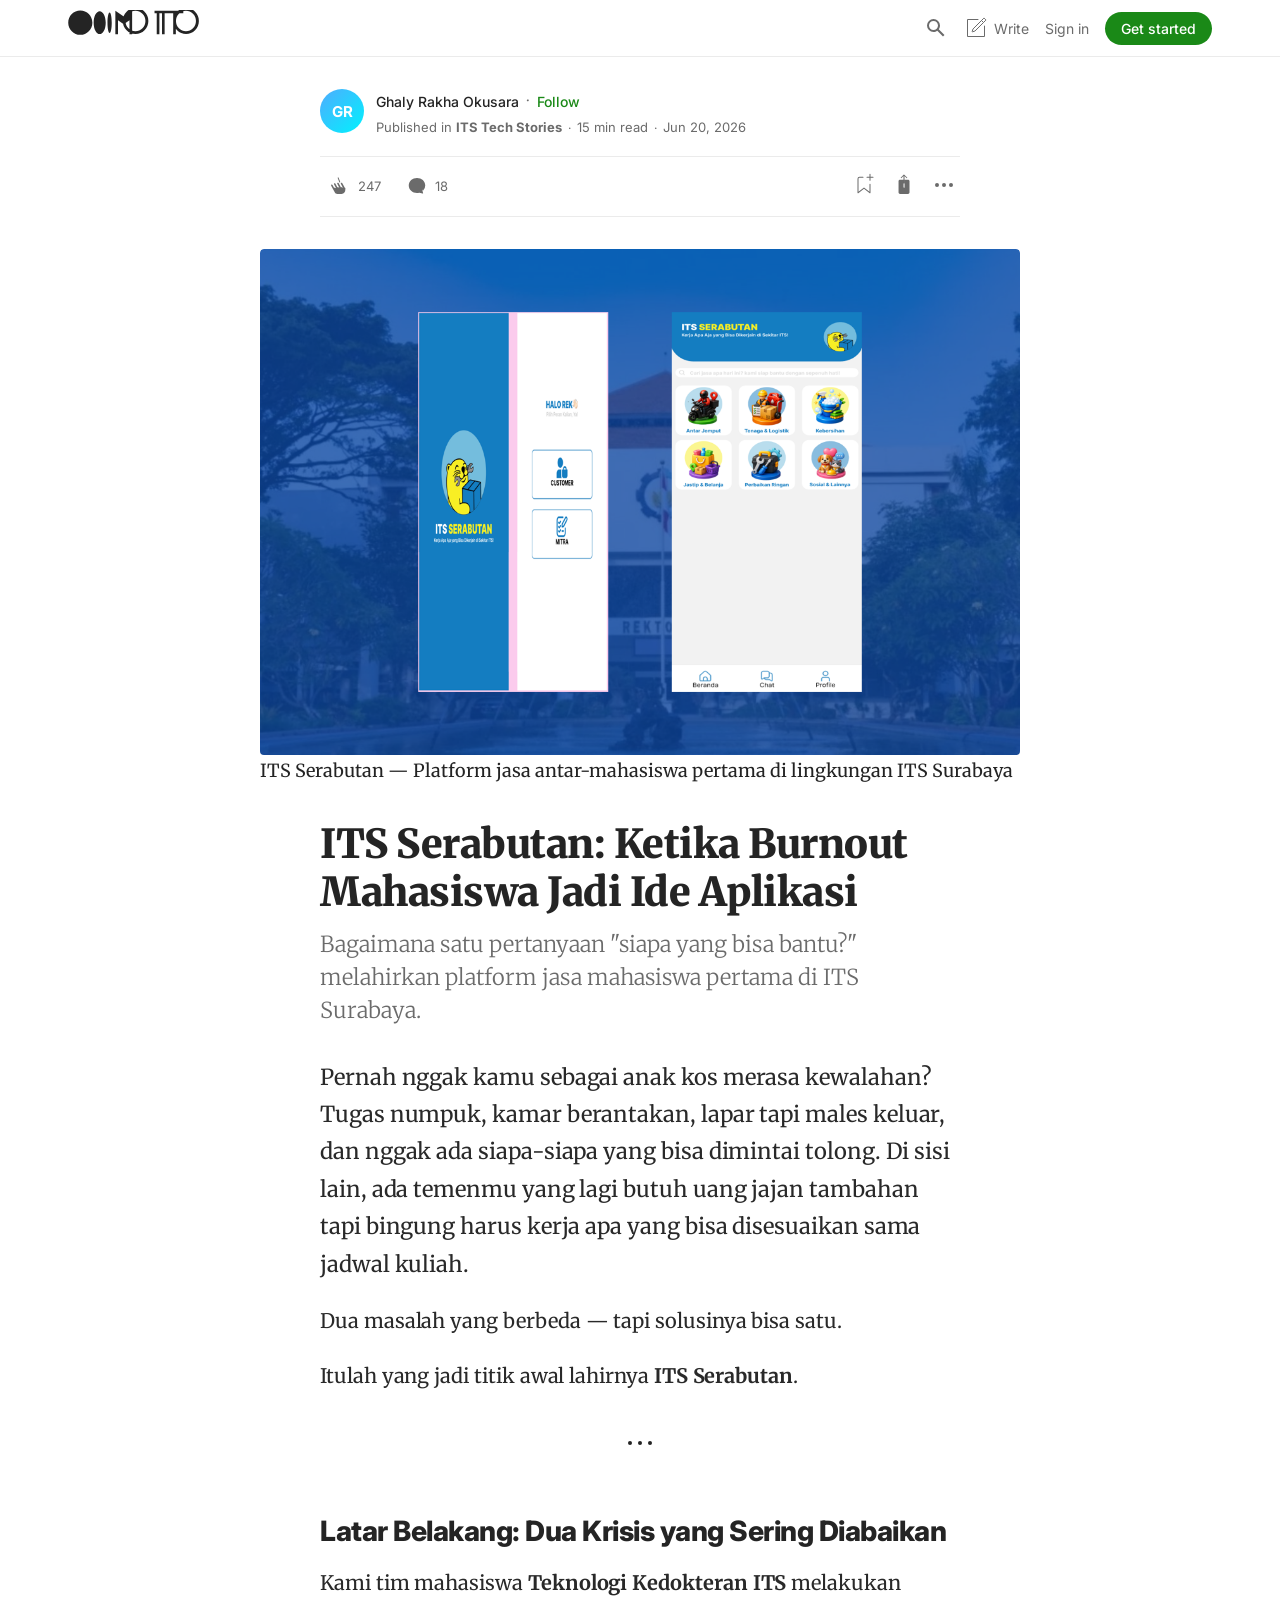
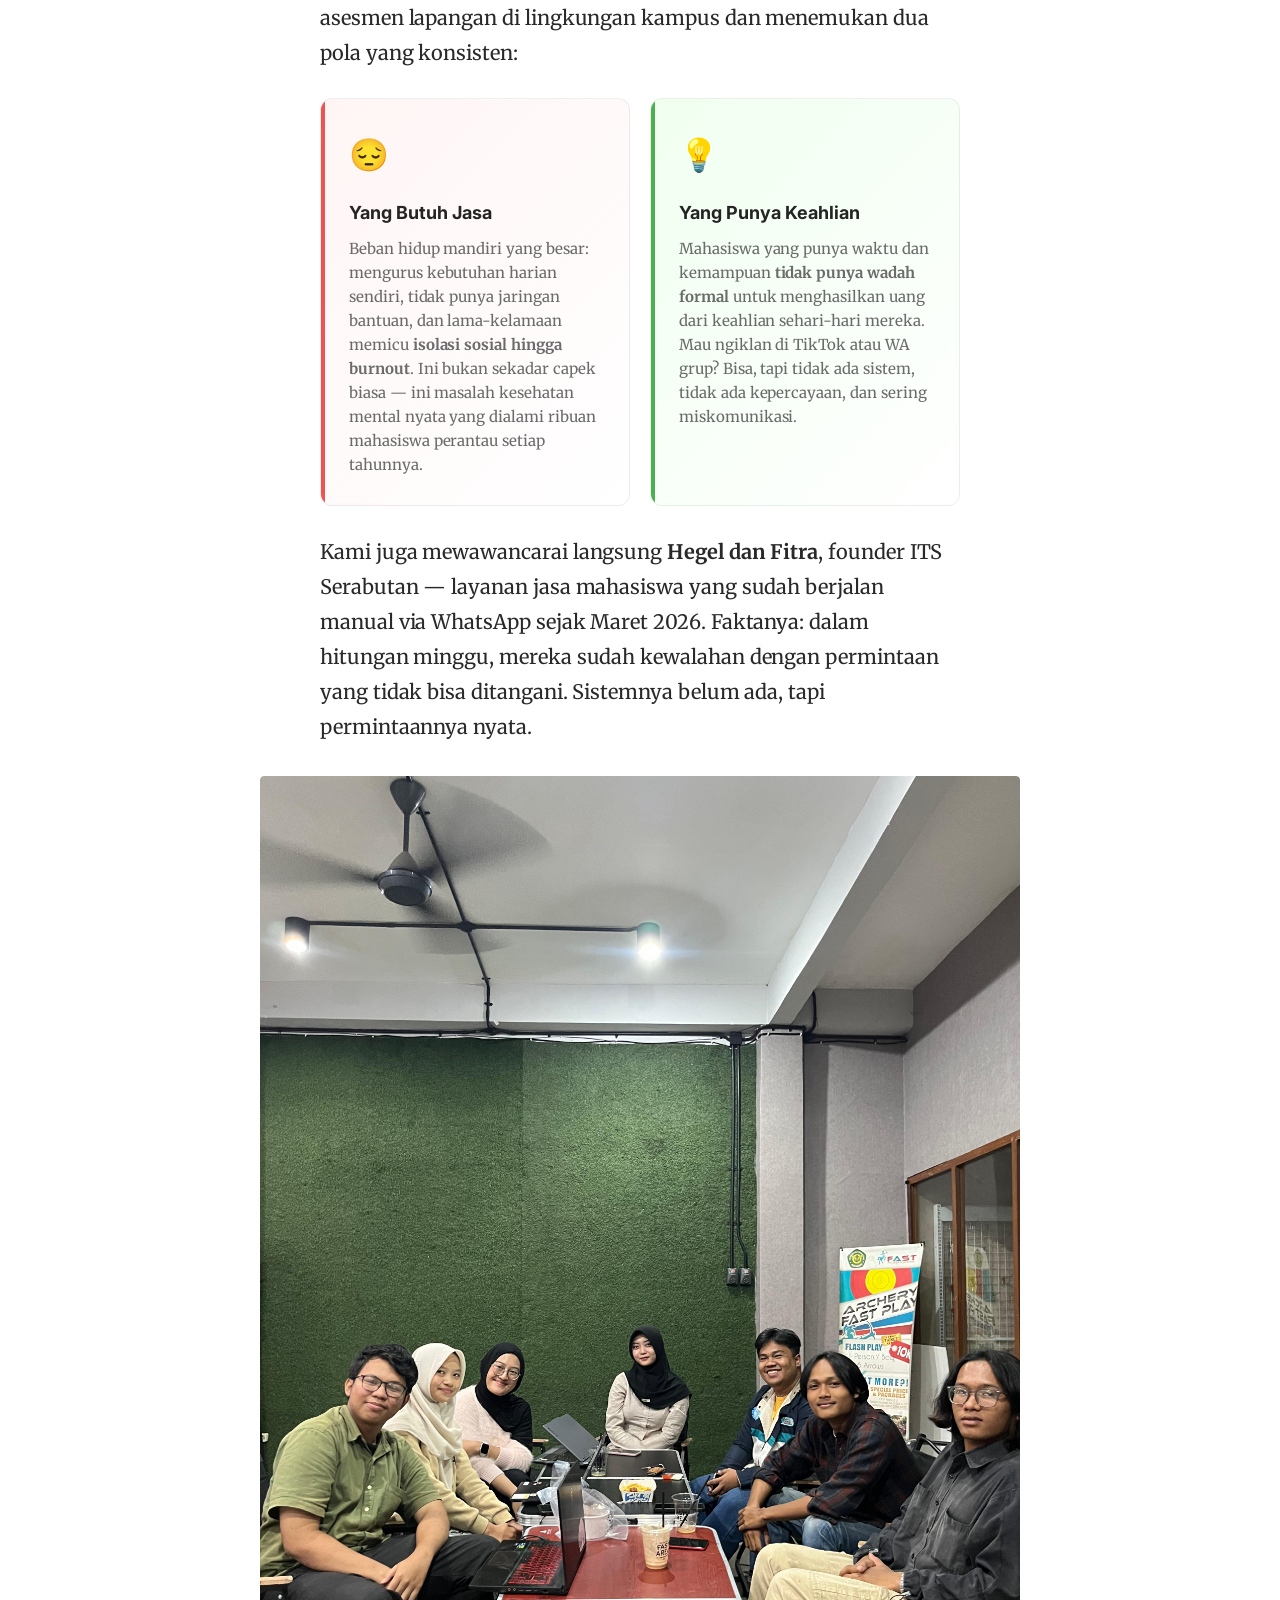
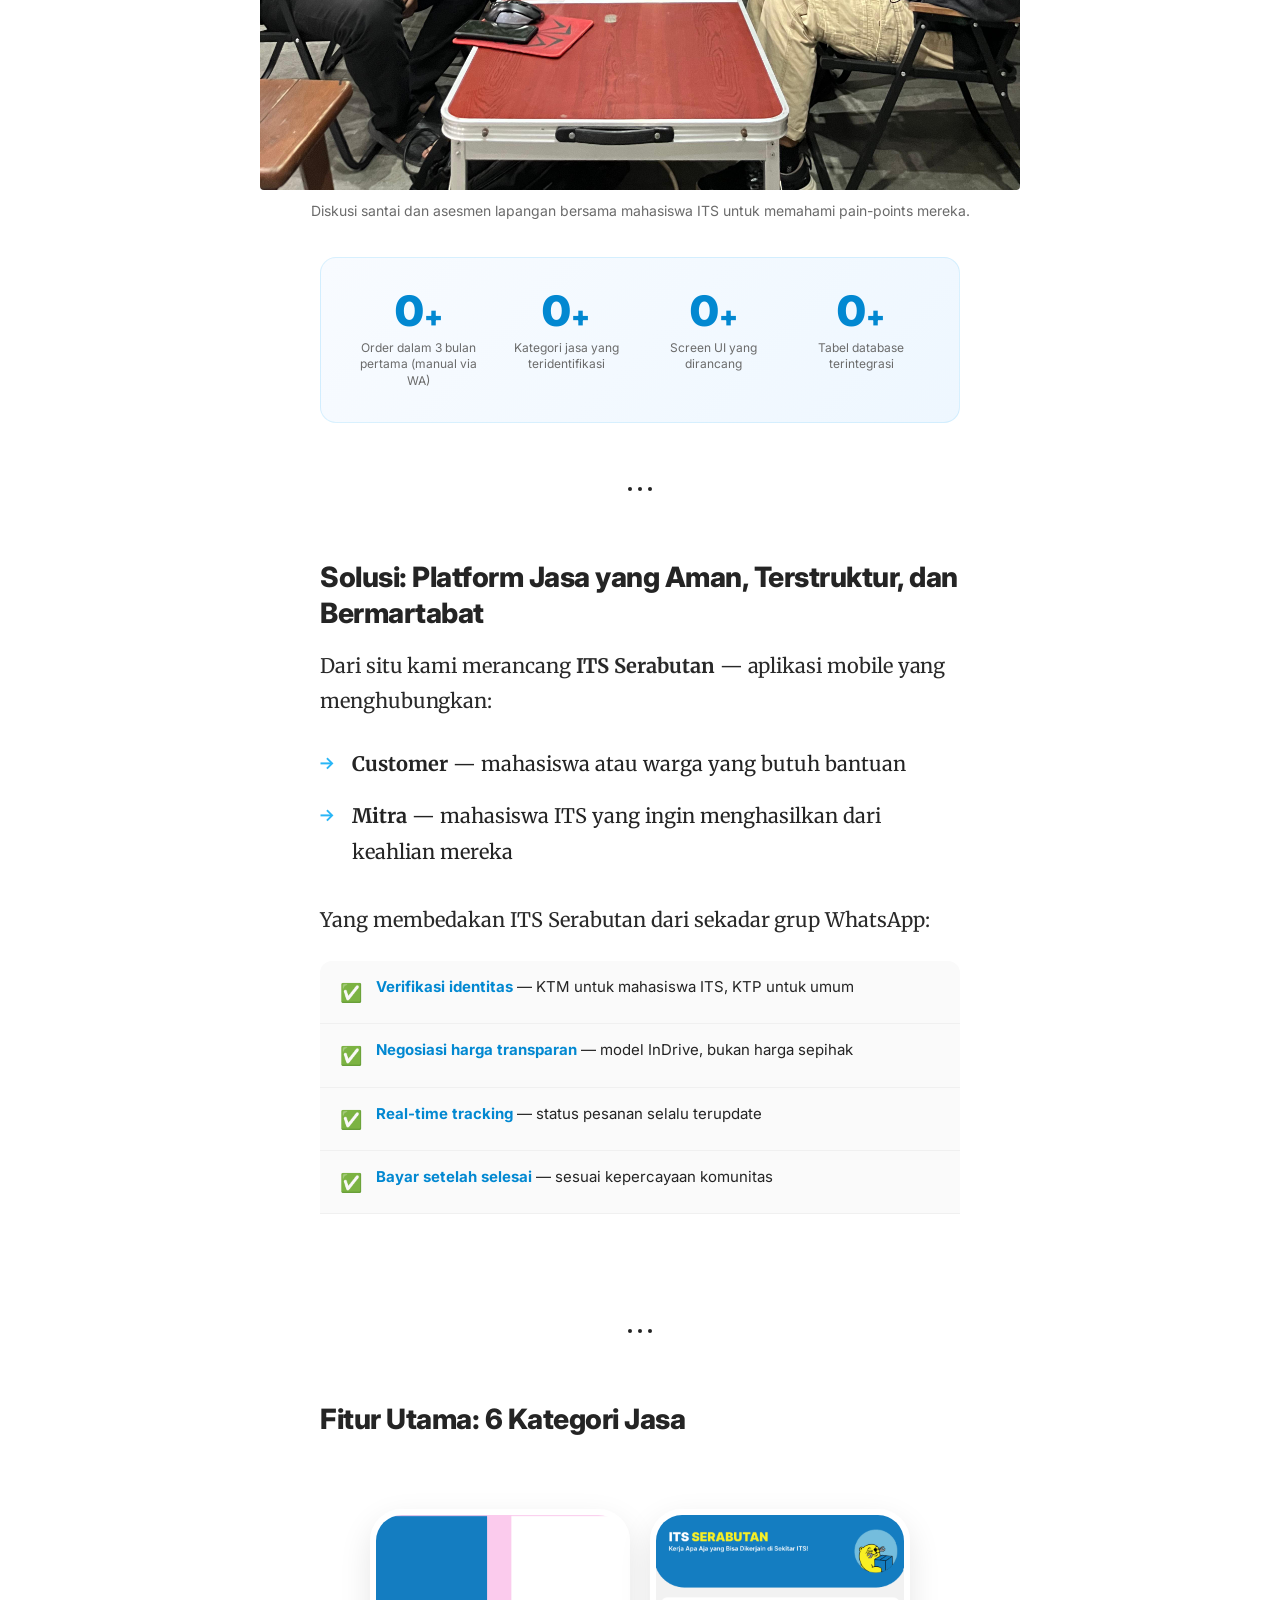
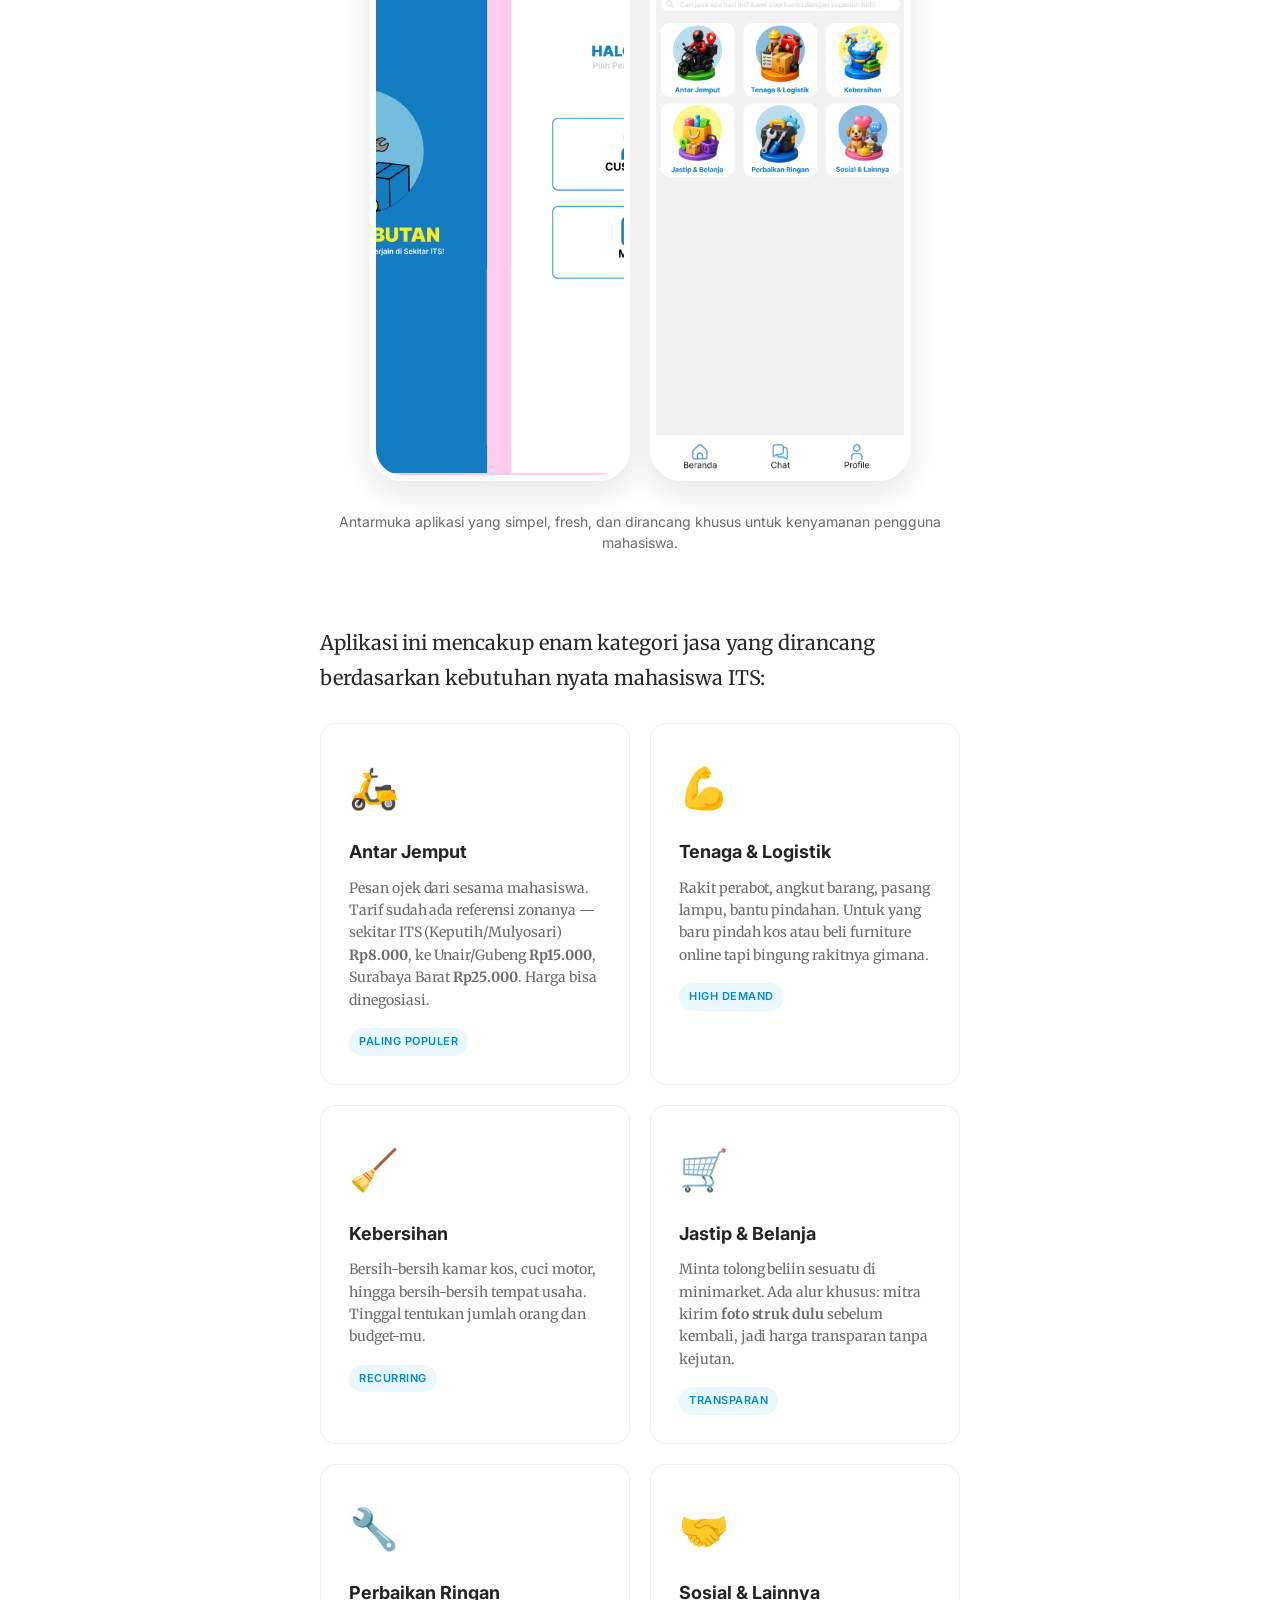
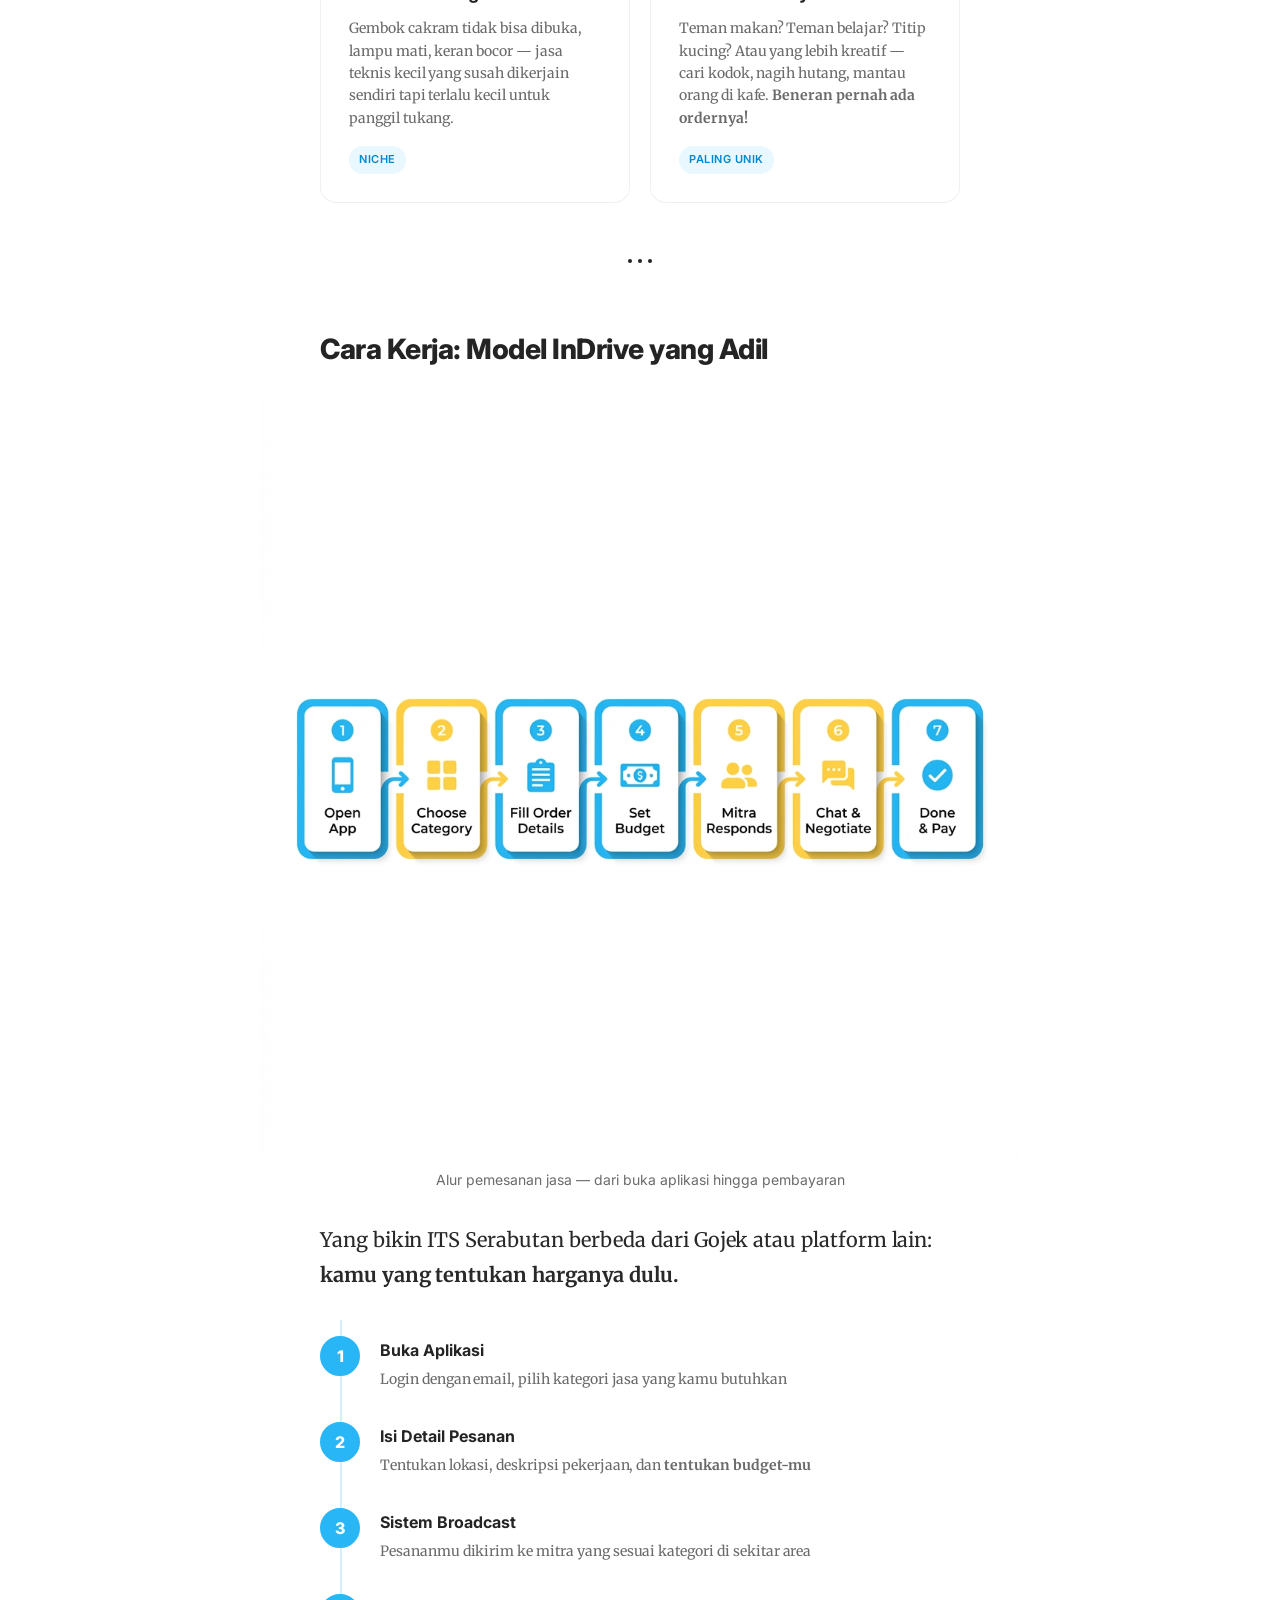
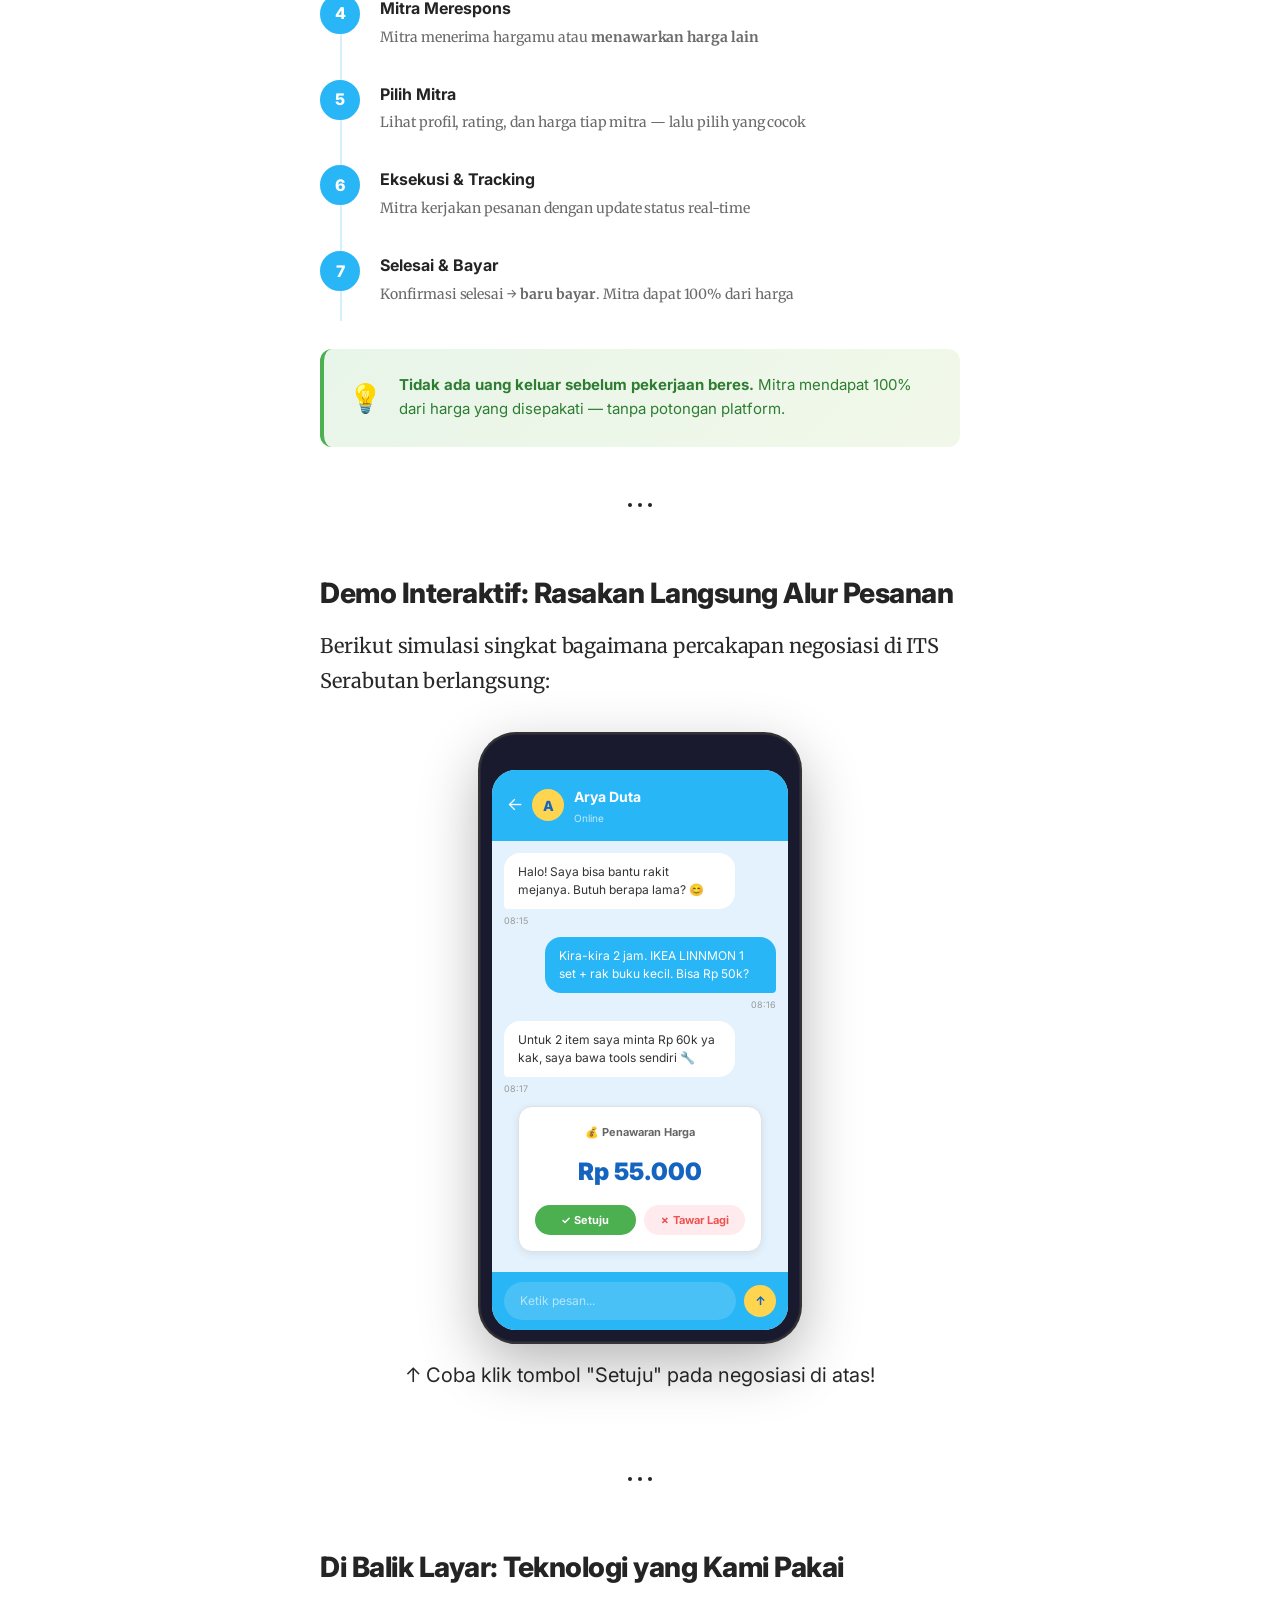
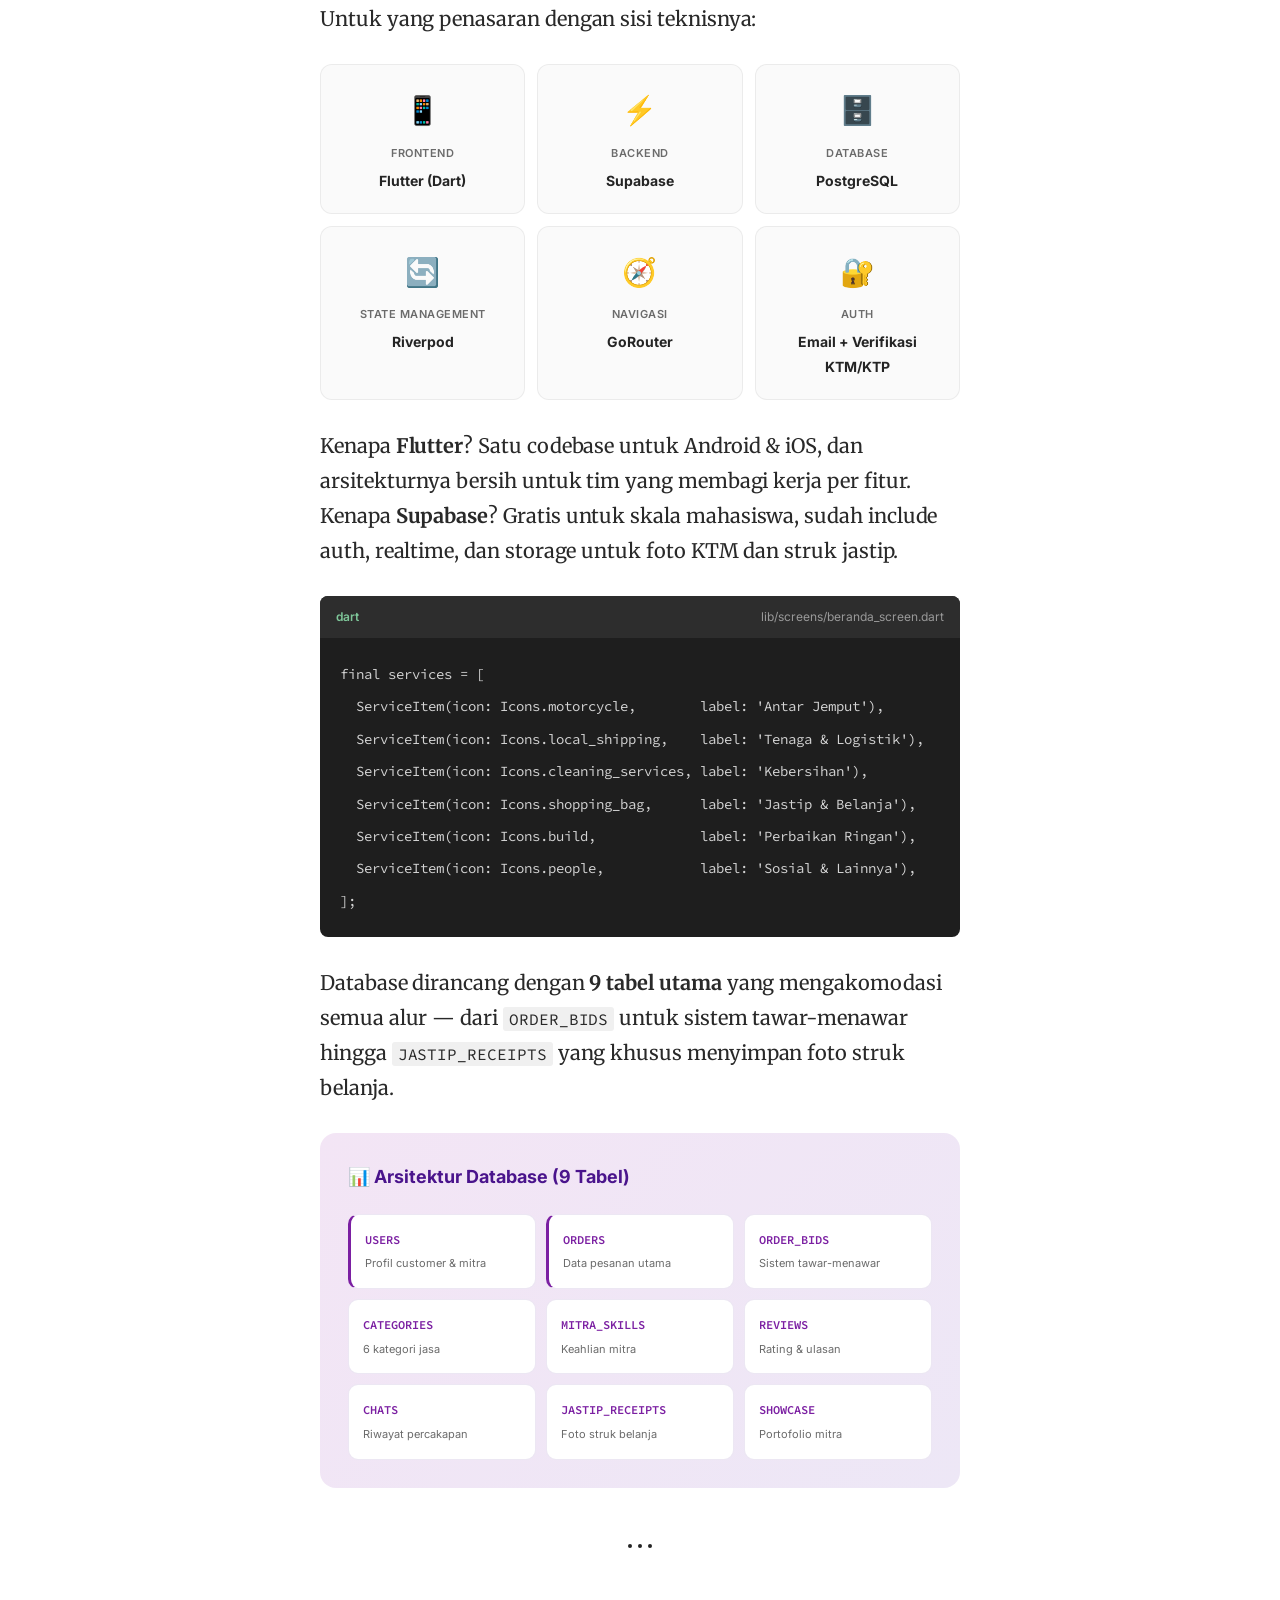
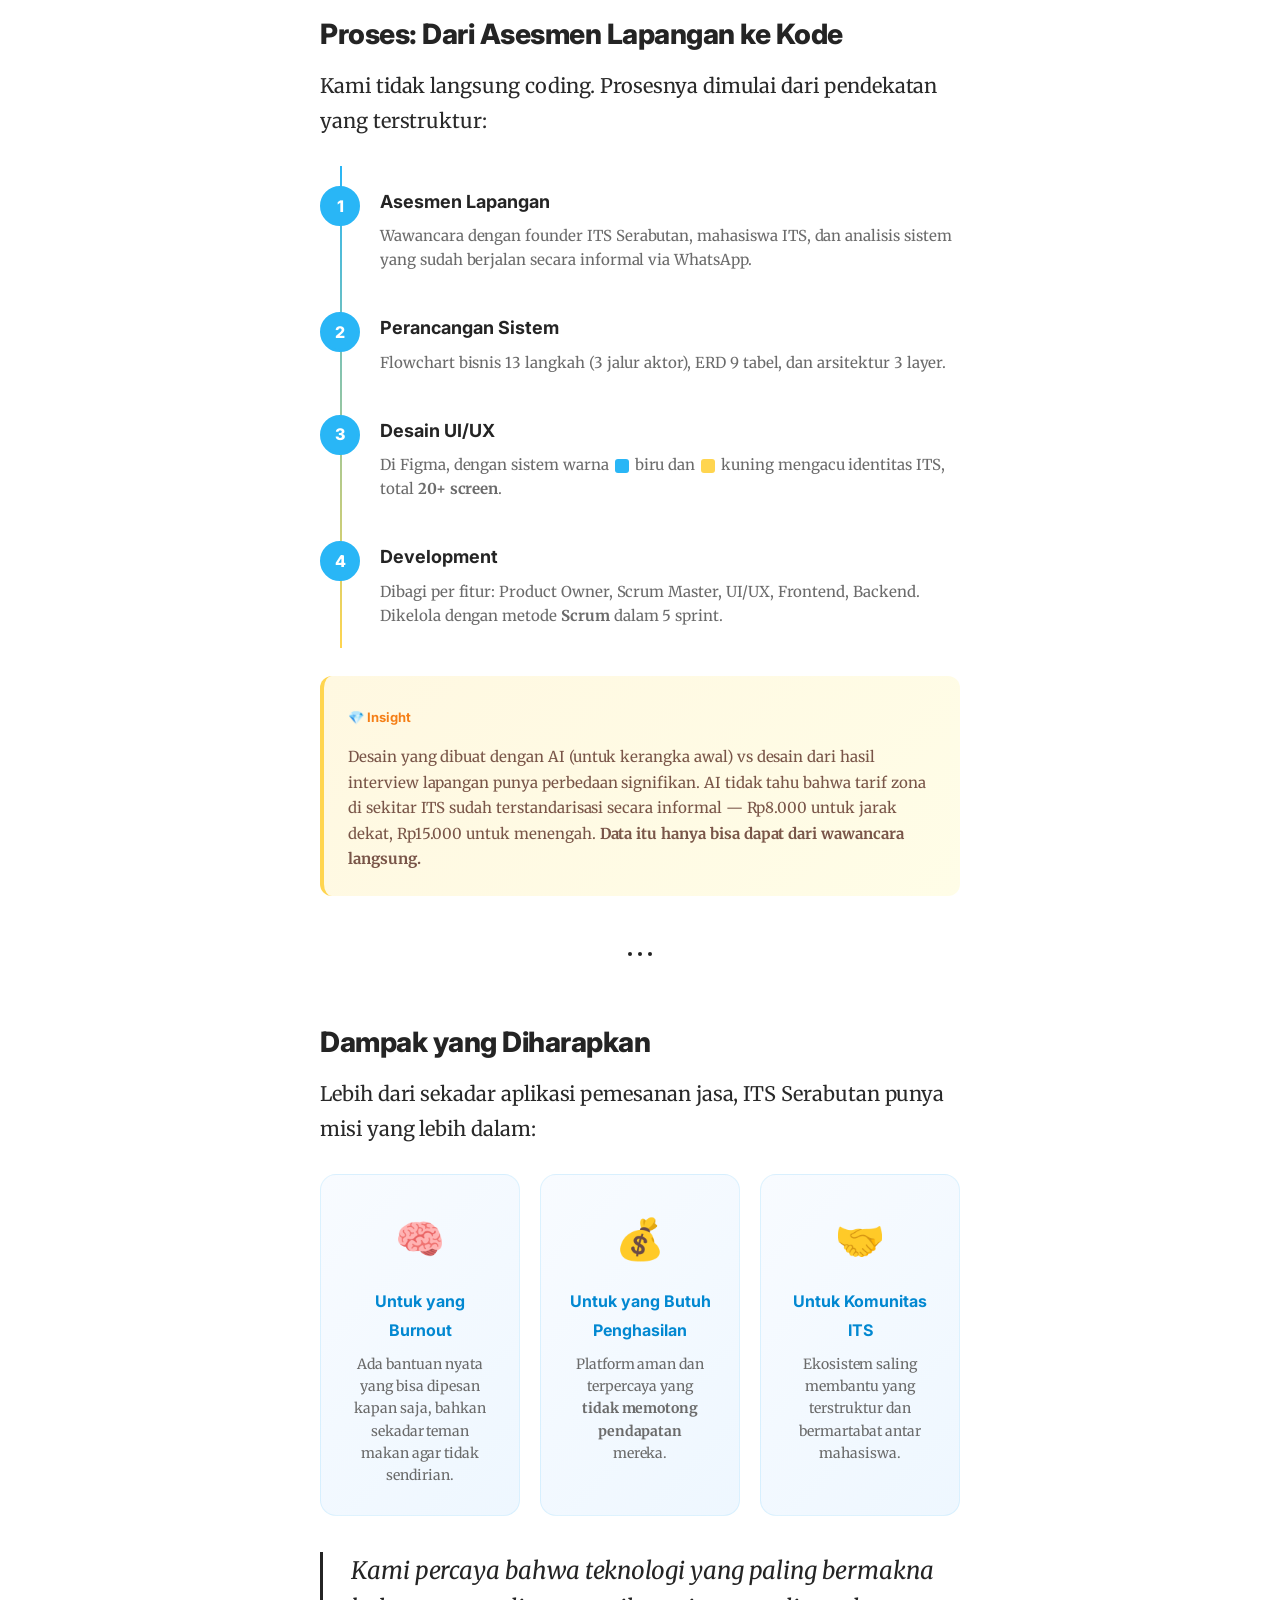
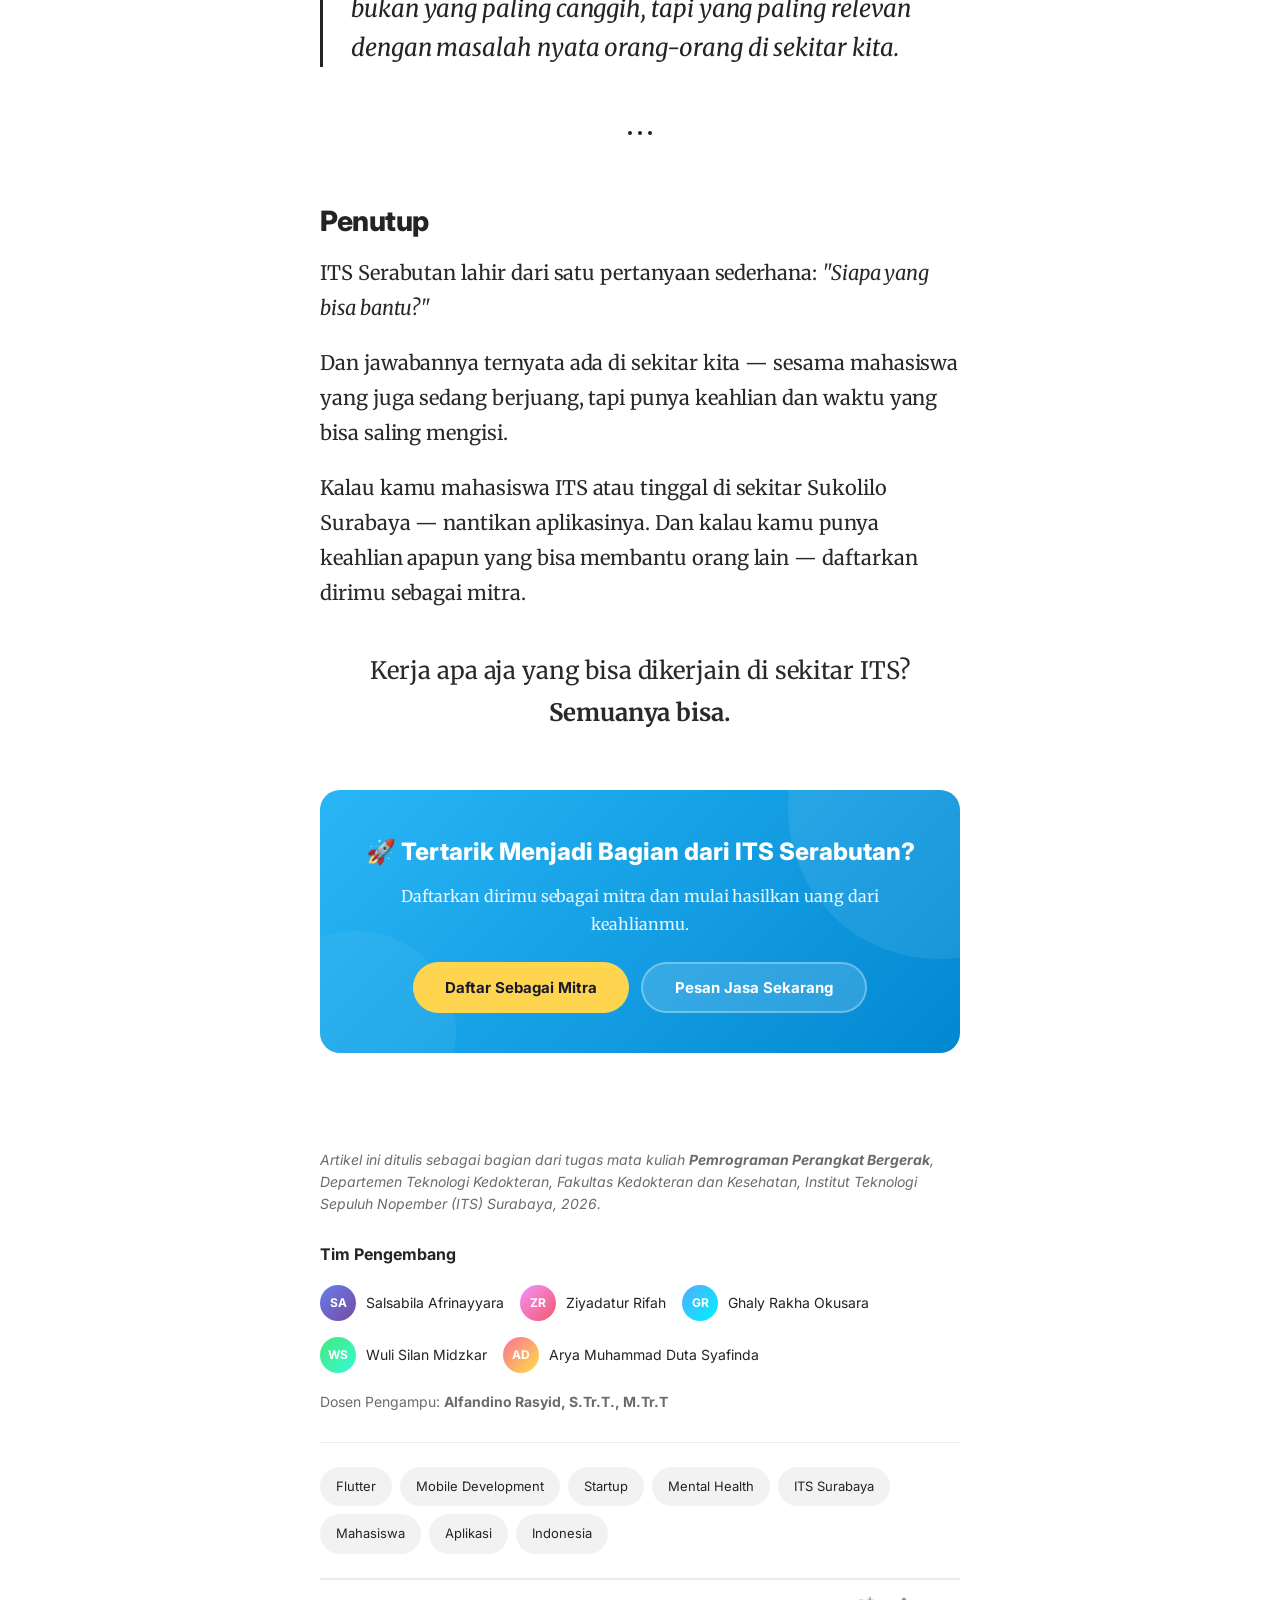
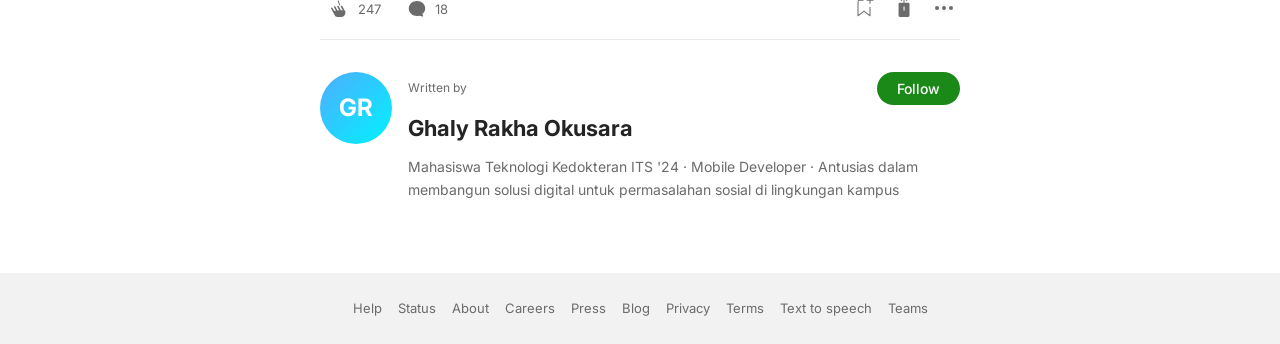
<file: medium-article/index.html>
<!DOCTYPE html>
<html lang="id">
<head>
  <meta charset="UTF-8">
  <meta name="viewport" content="width=device-width, initial-scale=1.0">
  <title>ITS Serabutan: Ketika Burnout Mahasiswa Jadi Ide Aplikasi | Medium</title>
  <meta name="description" content="Bagaimana satu pertanyaan 'siapa yang bisa bantu?' melahirkan platform jasa mahasiswa pertama di ITS Surabaya.">
  <link rel="preconnect" href="https://fonts.googleapis.com">
  <link rel="preconnect" href="https://fonts.gstatic.com" crossorigin>
  <link href="https://fonts.googleapis.com/css2?family=Merriweather:ital,wght@0,300;0,400;0,700;0,900;1,300;1,400&family=Inter:wght@300;400;500;600;700;800&family=Source+Code+Pro:wght@400;500&display=swap" rel="stylesheet">
  <link rel="stylesheet" href="style.css">
</head>
<body>

  <!-- MEDIUM TOP NAV -->
  <nav class="medium-nav" id="topNav">
    <div class="nav-inner">
      <div class="nav-left">
        <svg class="medium-logo" viewBox="0 0 3940 610" fill="currentColor">
          <path d="M594.79 308.2c0 163.76-131.85 296.52-294.5 296.52S5.8 471.96 5.8 308.2 137.65 11.69 300.3 11.69s294.5 132.75 294.5 296.51M920.36 308.2c0 154.16-65.93 279.12-147.25 279.12s-147.25-124.96-147.25-279.12S691.79 29.08 773.11 29.08s147.25 124.96 147.25 279.12M1067.17 308.2c0 138.12-23.19 250.1-51.79 250.1s-51.79-112-51.79-250.1 23.19-250.1 51.8-250.1 51.78 112 51.78 250.1M1360.09 346.21L1220.07 252.4l-.03 340.69h-64.6V15.29l204.65 141.88 204.66-141.88v577.8h-64.6l-.03-340.69-140.03 93.81zM1867.75 491.47c-62.18 62.18-135.25 93.27-219.2 93.27-83.93 0-157-31.09-219.18-93.27-62.18-62.18-93.27-137.25-93.27-225.19 0-87.93 31.09-163 93.27-225.18 62.18-62.18 135.25-93.28 219.18-93.28 83.95 0 157.02 31.1 219.2 93.28 62.18 62.18 93.27 137.25 93.27 225.18 0 87.94-31.09 163.01-93.27 225.19zm-393.58-45.35c48.06 48.06 105.3 72.09 171.58 72.09 66.28 0 123.52-24.03 171.58-72.09 48.07-48.07 72.1-107.31 72.1-177.59 0-70.29-24.03-129.52-72.1-177.59-48.06-48.06-105.3-72.09-171.58-72.09-66.28 0-123.52 24.03-171.58 72.09-48.07 48.07-72.1 107.3-72.1 177.59 0 70.28 24.03 129.52 72.1 177.59zM2165.07 15.29h64.61v577.8h-64.6V15.29zM2539.53 15.29v64.6h-181.76v513.2h-64.6V79.89h-181.76V15.29h428.12zM2813.36 15.29v64.6h-181.76v513.2h-64.6V79.89h-181.76V15.29h428.12zM3100.45 491.47c-62.18 62.18-135.25 93.27-219.19 93.27-83.95 0-157.02-31.09-219.2-93.27-62.18-62.18-93.27-137.25-93.27-225.19 0-87.93 31.09-163 93.27-225.18 62.18-62.18 135.25-93.28 219.2-93.28 83.94 0 157.01 31.1 219.19 93.28 62.18 62.18 93.28 137.25 93.28 225.18 0 87.94-31.1 163.01-93.28 225.19zm-393.57-45.35c48.06 48.06 105.3 72.09 171.57 72.09 66.28 0 123.52-24.03 171.58-72.09 48.07-48.07 72.1-107.31 72.1-177.59 0-70.29-24.03-129.52-72.1-177.59-48.06-48.06-105.3-72.09-171.58-72.09-66.27 0-123.51 24.03-171.57 72.09-48.07 48.07-72.1 107.3-72.1 177.59 0 70.28 24.03 129.52 72.1 177.59z"/>
        </svg>
      </div>
      <div class="nav-right">
        <button class="nav-search-btn" aria-label="Search">
          <svg width="24" height="24" viewBox="0 0 24 24" fill="none"><path d="M20.49 19l-5.73-5.73C15.53 12.2 16 10.91 16 9.5A6.5 6.5 0 1 0 9.5 16c1.41 0 2.7-.47 3.77-1.24L19 20.49 20.49 19zM5 9.5C5 7.01 7.01 5 9.5 5S14 7.01 14 9.5 11.99 14 9.5 14 5 11.99 5 9.5z" fill="currentColor"/></svg>
        </button>
        <button class="nav-write-btn">
          <svg width="24" height="24" viewBox="0 0 24 24" fill="none"><path d="M14 4a.5.5 0 0 0 0-1v1zm7 6a.5.5 0 0 0-1 0h1zm-7-7H4v1h10V3zM3 4v16h1V4H3zm1 17h16v-1H4v1zm17-1V10h-1v10h1zm-1 1a1 1 0 0 0 1-1h-1v1zM3 20a1 1 0 0 0 1 1v-1H3zM4 3a1 1 0 0 0-1 1h1V3z" fill="currentColor"/><path d="m17.5 4.5-8.46 8.46a.25.25 0 0 0-.06.1l-.82 2.47c-.07.2.12.38.31.31l2.47-.82a.25.25 0 0 0 .1-.06L19.5 6.5m-2-2 2.32-2.32c.1-.1.26-.1.36 0l1.64 1.64c.1.1.1.26 0 .36L19.5 6.5m-2-2 2 2" stroke="currentColor"/></svg>
          <span>Write</span>
        </button>
        <button class="nav-signin-btn">Sign in</button>
        <button class="nav-getstarted-btn">Get started</button>
      </div>
    </div>
  </nav>

  <!-- READING PROGRESS BAR -->
  <div class="reading-progress" id="readingProgress"></div>

  <!-- ARTICLE CONTENT -->
  <article class="article-container" id="articleContainer">

    <!-- AUTHOR HEADER -->
    <header class="article-header">
      <div class="author-section">
        <div class="author-avatar" id="authorAvatar">
          <span>GR</span>
        </div>
        <div class="author-info">
          <div class="author-name-row">
            <a href="#" class="author-name">Ghaly Rakha Okusara</a>
            <span class="follow-dot">·</span>
            <button class="follow-btn" id="followBtn">Follow</button>
          </div>
          <div class="author-meta">
            <span>Published in <strong>ITS Tech Stories</strong></span>
            <span class="meta-dot">·</span>
            <span>15 min read</span>
            <span class="meta-dot">·</span>
            <span>Jun 20, 2026</span>
          </div>
        </div>
      </div>

      <!-- ENGAGEMENT BAR -->
      <div class="engagement-bar">
        <div class="engagement-left">
          <button class="clap-btn" id="clapBtn" aria-label="Clap">
            <svg width="24" height="24" viewBox="0 0 24 24"><path d="M11.37 8.31a.5.5 0 0 0 .9-.41l-1.67-4.2a.5.5 0 1 0-.93.37l1.7 4.24zm6.28 6.9L14.18 9.1a.76.76 0 0 0-1.36.71l2.09 3.89-1.2-.53a.55.55 0 0 0-.72.28l-.01.02-2.38-4.38a.76.76 0 1 0-1.34.72l2.1 3.89-1.22-.54a.55.55 0 0 0-.72.28v.01l-2.08-3.84a.76.76 0 0 0-1.02-.33.75.75 0 0 0-.32 1.02l2.1 3.86-1.22-.53a.55.55 0 0 0-.72.28v.01l-1.63-3a.76.76 0 0 0-1.34.72l3.68 6.86c.57 1.09 1.25 1.42 2.46 1.42h4.2c2.6 0 3.83-1.84 3.83-4.6 0-.77-.18-1.54-.41-2.31z" fill="currentColor"/></svg>
            <span class="clap-count" id="clapCount">247</span>
          </button>
          <button class="comment-btn" aria-label="Comments">
            <svg width="24" height="24" viewBox="0 0 24 24"><path d="M18 16.8a7.14 7.14 0 0 0 2.24-5.32C20.24 7.16 16.57 4 12 4s-8.24 3.16-8.24 7.48c0 4.32 3.67 7.48 8.24 7.48.71 0 1.4-.08 2.07-.24a.6.6 0 0 1 .33 0l3.15.85a.42.42 0 0 0 .54-.54l-.84-3.15a.6.6 0 0 1 0-.33z" fill="currentColor"/></svg>
            <span>18</span>
          </button>
        </div>
        <div class="engagement-right">
          <button class="action-btn bookmark-btn" id="bookmarkBtn" aria-label="Save">
            <svg width="24" height="24" viewBox="0 0 24 24"><path d="M17.5 1.25a.5.5 0 0 1 1 0v2.5H21a.5.5 0 0 1 0 1h-2.5v2.5a.5.5 0 0 1-1 0v-2.5H15a.5.5 0 0 1 0-1h2.5v-2.5zm-11 4.5a1 1 0 0 1 1-1H11a.5.5 0 0 0 0-1H7.5a2 2 0 0 0-2 2v14a.5.5 0 0 0 .8.4l5.7-4.4 5.7 4.4a.5.5 0 0 0 .8-.4v-8.5a.5.5 0 0 0-1 0v7.48l-5.2-4a.5.5 0 0 0-.6 0l-5.2 4V5.75z" fill="currentColor"/></svg>
          </button>
          <button class="action-btn share-btn" id="shareBtn" aria-label="Share">
            <svg width="24" height="24" viewBox="0 0 24 24"><path d="M15.22 4.93a.42.42 0 0 1-.12.13h.01a.45.45 0 0 1-.29.08.52.52 0 0 1-.3-.13L12.5 3v7.07a.5.5 0 0 1-.5.5.5.5 0 0 1-.5-.5V3.02l-2 1.98a.45.45 0 0 1-.57.04h-.02a.4.4 0 0 1-.16-.3.42.42 0 0 1 .12-.33L11.6 1.7a.5.5 0 0 1 .7 0l2.83 2.83a.42.42 0 0 1 .09.4zm-3.18 9.71a.5.5 0 0 0 .5-.5V6.66l3.55-.03c.67 0 1.41.59 1.41 1.32v11.6c0 .73-.74 1.33-1.41 1.33H7.96c-.67 0-1.41-.6-1.41-1.33V7.95c0-.73.74-1.32 1.41-1.32l3.58.03v7.48c0 .28.22.5.5.5z" fill="currentColor"/></svg>
          </button>
          <button class="action-btn more-btn" aria-label="More">
            <svg width="24" height="24" viewBox="0 0 24 24"><path d="M7 12a2 2 0 1 1-4 0 2 2 0 0 1 4 0zm7 0a2 2 0 1 1-4 0 2 2 0 0 1 4 0zm7 0a2 2 0 1 1-4 0 2 2 0 0 1 4 0z" fill="currentColor"/></svg>
          </button>
        </div>
      </div>
    </header>

    <!-- HERO IMAGE -->
    <figure class="hero-image" id="heroImage">
      <img src="assets/hero_banner.png" alt="ITS Serabutan - Platform Jasa Mahasiswa ITS Surabaya" loading="eager">
      <figcaption>ITS Serabutan — Platform jasa antar-mahasiswa pertama di lingkungan ITS Surabaya</figcaption>
    </figure>

    <!-- ARTICLE TITLE -->
    <h1 class="article-title">ITS Serabutan: Ketika Burnout Mahasiswa Jadi Ide Aplikasi</h1>
    <h2 class="article-subtitle">Bagaimana satu pertanyaan "siapa yang bisa bantu?" melahirkan platform jasa mahasiswa pertama di ITS Surabaya.</h2>

    <!-- ARTICLE BODY -->
    <div class="article-body">

      <p class="lead-paragraph">Pernah nggak kamu sebagai anak kos merasa kewalahan? Tugas numpuk, kamar berantakan, lapar tapi males keluar, dan nggak ada siapa-siapa yang bisa dimintai tolong. Di sisi lain, ada temenmu yang lagi butuh uang jajan tambahan tapi bingung harus kerja apa yang bisa disesuaikan sama jadwal kuliah.</p>

      <p>Dua masalah yang berbeda — tapi solusinya bisa satu.</p>

      <p>Itulah yang jadi titik awal lahirnya <strong>ITS Serabutan</strong>.</p>

      <div class="section-divider">
        <span></span><span></span><span></span>
      </div>

      <!-- SECTION: LATAR BELAKANG -->
      <h2 id="latar-belakang">Latar Belakang: Dua Krisis yang Sering Diabaikan</h2>

      <p>Kami tim mahasiswa <strong>Teknologi Kedokteran ITS</strong> melakukan asesmen lapangan di lingkungan kampus dan menemukan dua pola yang konsisten:</p>

      <!-- HIGHLIGHT CARDS -->
      <div class="highlight-cards" id="highlightCards">
        <div class="highlight-card card-problem">
          <div class="card-icon">😔</div>
          <h3>Yang Butuh Jasa</h3>
          <p>Beban hidup mandiri yang besar: mengurus kebutuhan harian sendiri, tidak punya jaringan bantuan, dan lama-kelamaan memicu <strong>isolasi sosial hingga burnout</strong>. Ini bukan sekadar capek biasa — ini masalah kesehatan mental nyata yang dialami ribuan mahasiswa perantau setiap tahunnya.</p>
        </div>
        <div class="highlight-card card-opportunity">
          <div class="card-icon">💡</div>
          <h3>Yang Punya Keahlian</h3>
          <p>Mahasiswa yang punya waktu dan kemampuan <strong>tidak punya wadah formal</strong> untuk menghasilkan uang dari keahlian sehari-hari mereka. Mau ngiklan di TikTok atau WA grup? Bisa, tapi tidak ada sistem, tidak ada kepercayaan, dan sering miskomunikasi.</p>
        </div>
      </div>

      <p>Kami juga mewawancarai langsung <strong>Hegel dan Fitra</strong>, founder ITS Serabutan — layanan jasa mahasiswa yang sudah berjalan manual via WhatsApp sejak Maret 2026. Faktanya: dalam hitungan minggu, mereka sudah kewalahan dengan permintaan yang tidak bisa ditangani. Sistemnya belum ada, tapi permintaannya nyata.</p>

      <figure class="article-image wide-image fade-in-up">
        <img src="assets/team_interview.jpg" alt="Dokumentasi wawancara asesmen lapangan" loading="lazy">
        <figcaption>Diskusi santai dan asesmen lapangan bersama mahasiswa ITS untuk memahami pain-points mereka.</figcaption>
      </figure>

      <!-- STATS COUNTER -->
      <div class="stats-section" id="statsSection">
        <div class="stat-item">
          <div class="stat-number" data-target="500">0</div>
          <div class="stat-label">Order dalam 3 bulan pertama (manual via WA)</div>
        </div>
        <div class="stat-item">
          <div class="stat-number" data-target="6">0</div>
          <div class="stat-label">Kategori jasa yang teridentifikasi</div>
        </div>
        <div class="stat-item">
          <div class="stat-number" data-target="32">0</div>
          <div class="stat-label">Screen UI yang dirancang</div>
        </div>
        <div class="stat-item">
          <div class="stat-number" data-target="9">0</div>
          <div class="stat-label">Tabel database terintegrasi</div>
        </div>
      </div>

      <div class="section-divider">
        <span></span><span></span><span></span>
      </div>

      <!-- SECTION: SOLUSI -->
      <h2 id="solusi">Solusi: Platform Jasa yang Aman, Terstruktur, dan Bermartabat</h2>

      <p>Dari situ kami merancang <strong>ITS Serabutan</strong> — aplikasi mobile yang menghubungkan:</p>

      <ul class="role-list">
        <li><strong>Customer</strong> — mahasiswa atau warga yang butuh bantuan</li>
        <li><strong>Mitra</strong> — mahasiswa ITS yang ingin menghasilkan dari keahlian mereka</li>
      </ul>

      <p>Yang membedakan ITS Serabutan dari sekadar grup WhatsApp:</p>

      <!-- FEATURE CHECKLIST -->
      <div class="feature-checklist" id="featureChecklist">
        <div class="feature-item">
          <div class="feature-check">✅</div>
          <div class="feature-text">
            <strong>Verifikasi identitas</strong> — KTM untuk mahasiswa ITS, KTP untuk umum
          </div>
        </div>
        <div class="feature-item">
          <div class="feature-check">✅</div>
          <div class="feature-text">
            <strong>Negosiasi harga transparan</strong> — model InDrive, bukan harga sepihak
          </div>
        </div>
        <div class="feature-item">
          <div class="feature-check">✅</div>
          <div class="feature-text">
            <strong>Real-time tracking</strong> — status pesanan selalu terupdate
          </div>
        </div>
        <div class="feature-item">
          <div class="feature-check">✅</div>
          <div class="feature-text">
            <strong>Bayar setelah selesai</strong> — sesuai kepercayaan komunitas
          </div>
        </div>
        <div class="feature-item">
          <div class="feature-check">✅</div>
          <div class="feature-text">
            <strong>Profil publik mitra</strong> — dengan rating dan foto portofolio hasil kerja
          </div>
        </div>
      </div>

      <div class="section-divider">
        <span></span><span></span><span></span>
      </div>

      <!-- SECTION: FITUR UTAMA -->
      <h2 id="fitur-utama">Fitur Utama: 6 Kategori Jasa</h2>

      <figure class="article-image wide-image fade-in-up side-by-side-mockups">
        <img src="assets/app_mockup_1.png" alt="Tampilan Splash Screen" loading="lazy">
        <img src="assets/app_mockup_2.png" alt="Tampilan Role Selection" loading="lazy">
        <figcaption>Antarmuka aplikasi yang simpel, fresh, dan dirancang khusus untuk kenyamanan pengguna mahasiswa.</figcaption>
      </figure>

      <p>Aplikasi ini mencakup enam kategori jasa yang dirancang berdasarkan kebutuhan nyata mahasiswa ITS:</p>

      <!-- SERVICE GRID -->
      <div class="service-grid" id="serviceGrid">

        <div class="service-card" data-category="transport">
          <div class="service-icon">🛵</div>
          <h3>Antar Jemput</h3>
          <p>Pesan ojek dari sesama mahasiswa. Tarif sudah ada referensi zonanya — sekitar ITS (Keputih/Mulyosari) <strong>Rp8.000</strong>, ke Unair/Gubeng <strong>Rp15.000</strong>, Surabaya Barat <strong>Rp25.000</strong>. Harga bisa dinegosiasi.</p>
          <div class="service-tag">Paling Populer</div>
        </div>

        <div class="service-card" data-category="logistics">
          <div class="service-icon">💪</div>
          <h3>Tenaga & Logistik</h3>
          <p>Rakit perabot, angkut barang, pasang lampu, bantu pindahan. Untuk yang baru pindah kos atau beli furniture online tapi bingung rakitnya gimana.</p>
          <div class="service-tag">High Demand</div>
        </div>

        <div class="service-card" data-category="cleaning">
          <div class="service-icon">🧹</div>
          <h3>Kebersihan</h3>
          <p>Bersih-bersih kamar kos, cuci motor, hingga bersih-bersih tempat usaha. Tinggal tentukan jumlah orang dan budget-mu.</p>
          <div class="service-tag">Recurring</div>
        </div>

        <div class="service-card" data-category="shopping">
          <div class="service-icon">🛒</div>
          <h3>Jastip & Belanja</h3>
          <p>Minta tolong beliin sesuatu di minimarket. Ada alur khusus: mitra kirim <strong>foto struk dulu</strong> sebelum kembali, jadi harga transparan tanpa kejutan.</p>
          <div class="service-tag">Transparan</div>
        </div>

        <div class="service-card" data-category="repair">
          <div class="service-icon">🔧</div>
          <h3>Perbaikan Ringan</h3>
          <p>Gembok cakram tidak bisa dibuka, lampu mati, keran bocor — jasa teknis kecil yang susah dikerjain sendiri tapi terlalu kecil untuk panggil tukang.</p>
          <div class="service-tag">Niche</div>
        </div>

        <div class="service-card" data-category="social">
          <div class="service-icon">🤝</div>
          <h3>Sosial & Lainnya</h3>
          <p>Teman makan? Teman belajar? Titip kucing? Atau yang lebih kreatif — cari kodok, nagih hutang, mantau orang di kafe. <strong>Beneran pernah ada ordernya!</strong></p>
          <div class="service-tag">Paling Unik</div>
        </div>

      </div>

      <div class="section-divider">
        <span></span><span></span><span></span>
      </div>

      <!-- SECTION: CARA KERJA -->
      <h2 id="cara-kerja">Cara Kerja: Model InDrive yang Adil</h2>

      <figure class="article-image wide-image">
        <img src="assets/flow_diagram.png" alt="Alur pemesanan ITS Serabutan" loading="lazy">
        <figcaption>Alur pemesanan jasa — dari buka aplikasi hingga pembayaran</figcaption>
      </figure>

      <p>Yang bikin ITS Serabutan berbeda dari Gojek atau platform lain: <strong>kamu yang tentukan harganya dulu.</strong></p>

      <!-- INTERACTIVE FLOW STEPS -->
      <div class="flow-steps" id="flowSteps">
        <div class="flow-step active" data-step="1">
          <div class="step-number">1</div>
          <div class="step-content">
            <h4>Buka Aplikasi</h4>
            <p>Login dengan email, pilih kategori jasa yang kamu butuhkan</p>
          </div>
        </div>
        <div class="flow-step" data-step="2">
          <div class="step-number">2</div>
          <div class="step-content">
            <h4>Isi Detail Pesanan</h4>
            <p>Tentukan lokasi, deskripsi pekerjaan, dan <strong>tentukan budget-mu</strong></p>
          </div>
        </div>
        <div class="flow-step" data-step="3">
          <div class="step-number">3</div>
          <div class="step-content">
            <h4>Sistem Broadcast</h4>
            <p>Pesananmu dikirim ke mitra yang sesuai kategori di sekitar area</p>
          </div>
        </div>
        <div class="flow-step" data-step="4">
          <div class="step-number">4</div>
          <div class="step-content">
            <h4>Mitra Merespons</h4>
            <p>Mitra menerima hargamu atau <strong>menawarkan harga lain</strong></p>
          </div>
        </div>
        <div class="flow-step" data-step="5">
          <div class="step-number">5</div>
          <div class="step-content">
            <h4>Pilih Mitra</h4>
            <p>Lihat profil, rating, dan harga tiap mitra — lalu pilih yang cocok</p>
          </div>
        </div>
        <div class="flow-step" data-step="6">
          <div class="step-number">6</div>
          <div class="step-content">
            <h4>Eksekusi & Tracking</h4>
            <p>Mitra kerjakan pesanan dengan update status real-time</p>
          </div>
        </div>
        <div class="flow-step" data-step="7">
          <div class="step-number">7</div>
          <div class="step-content">
            <h4>Selesai & Bayar</h4>
            <p>Konfirmasi selesai → <strong>baru bayar</strong>. Mitra dapat 100% dari harga</p>
          </div>
        </div>
      </div>

      <!-- CALLOUT -->
      <div class="callout-box">
        <div class="callout-icon">💡</div>
        <div class="callout-content">
          <strong>Tidak ada uang keluar sebelum pekerjaan beres.</strong> Mitra mendapat 100% dari harga yang disepakati — tanpa potongan platform.
        </div>
      </div>

      <div class="section-divider">
        <span></span><span></span><span></span>
      </div>

      <!-- SECTION: DEMO INTERAKTIF -->
      <h2 id="demo">Demo Interaktif: Rasakan Langsung Alur Pesanan</h2>

      <p>Berikut simulasi singkat bagaimana percakapan negosiasi di ITS Serabutan berlangsung:</p>

      <!-- INTERACTIVE PHONE MOCKUP -->
      <div class="phone-mockup" id="phoneMockup">
        <div class="phone-frame">
          <div class="phone-notch"></div>
          <div class="phone-screen">
            <!-- Chat Header -->
            <div class="mock-header">
              <div class="mock-back">←</div>
              <div class="mock-avatar">A</div>
              <div class="mock-user-info">
                <div class="mock-name">Arya Duta</div>
                <div class="mock-status">Online</div>
              </div>
            </div>
            <!-- Chat Messages -->
            <div class="mock-chat" id="mockChat">
              <div class="mock-message incoming" data-delay="0">
                <div class="mock-bubble">Halo! Saya bisa bantu rakit mejanya. Butuh berapa lama? 😊</div>
                <div class="mock-time">08:15</div>
              </div>
              <div class="mock-message outgoing" data-delay="800">
                <div class="mock-bubble">Kira-kira 2 jam. IKEA LINNMON 1 set + rak buku kecil. Bisa Rp 50k?</div>
                <div class="mock-time">08:16</div>
              </div>
              <div class="mock-message incoming" data-delay="1600">
                <div class="mock-bubble">Untuk 2 item saya minta Rp 60k ya kak, saya bawa tools sendiri 🔧</div>
                <div class="mock-time">08:17</div>
              </div>
              <div class="mock-message system-nego" data-delay="2400">
                <div class="nego-card">
                  <div class="nego-title">💰 Penawaran Harga</div>
                  <div class="nego-price">Rp 55.000</div>
                  <div class="nego-actions">
                    <button class="nego-accept" id="negoAccept">✓ Setuju</button>
                    <button class="nego-decline" id="negoDecline">✗ Tawar Lagi</button>
                  </div>
                </div>
              </div>
              <div class="mock-message system-agreed" data-delay="0" style="display:none" id="agreedMessage">
                <div class="agreed-card">
                  <div class="agreed-icon">🎉</div>
                  <div class="agreed-text">Harga disepakati! Rp 55.000</div>
                  <div class="agreed-sub">Mitra sedang dalam perjalanan...</div>
                </div>
              </div>
            </div>
            <!-- Chat Input -->
            <div class="mock-input">
              <div class="mock-input-field">Ketik pesan...</div>
              <div class="mock-send-btn">↑</div>
            </div>
          </div>
        </div>
        <p class="mockup-caption">↑ Coba klik tombol "Setuju" pada negosiasi di atas!</p>
      </div>

      <div class="section-divider">
        <span></span><span></span><span></span>
      </div>

      <!-- SECTION: TEKNOLOGI -->
      <h2 id="teknologi">Di Balik Layar: Teknologi yang Kami Pakai</h2>

      <p>Untuk yang penasaran dengan sisi teknisnya:</p>

      <!-- TECH STACK TABLE -->
      <div class="tech-stack" id="techStack">
        <div class="tech-item">
          <div class="tech-icon">📱</div>
          <div class="tech-label">Frontend</div>
          <div class="tech-value">Flutter (Dart)</div>
        </div>
        <div class="tech-item">
          <div class="tech-icon">⚡</div>
          <div class="tech-label">Backend</div>
          <div class="tech-value">Supabase</div>
        </div>
        <div class="tech-item">
          <div class="tech-icon">🗄️</div>
          <div class="tech-label">Database</div>
          <div class="tech-value">PostgreSQL</div>
        </div>
        <div class="tech-item">
          <div class="tech-icon">🔄</div>
          <div class="tech-label">State Management</div>
          <div class="tech-value">Riverpod</div>
        </div>
        <div class="tech-item">
          <div class="tech-icon">🧭</div>
          <div class="tech-label">Navigasi</div>
          <div class="tech-value">GoRouter</div>
        </div>
        <div class="tech-item">
          <div class="tech-icon">🔐</div>
          <div class="tech-label">Auth</div>
          <div class="tech-value">Email + Verifikasi KTM/KTP</div>
        </div>
      </div>

      <p>Kenapa <strong>Flutter</strong>? Satu codebase untuk Android & iOS, dan arsitekturnya bersih untuk tim yang membagi kerja per fitur. Kenapa <strong>Supabase</strong>? Gratis untuk skala mahasiswa, sudah include auth, realtime, dan storage untuk foto KTM dan struk jastip.</p>

      <!-- CODE SNIPPET -->
      <div class="code-block">
        <div class="code-header">
          <span class="code-lang">dart</span>
          <span class="code-file">lib/screens/beranda_screen.dart</span>
        </div>
        <pre><code>final services = [
  ServiceItem(icon: Icons.motorcycle,        label: 'Antar Jemput'),
  ServiceItem(icon: Icons.local_shipping,    label: 'Tenaga & Logistik'),
  ServiceItem(icon: Icons.cleaning_services, label: 'Kebersihan'),
  ServiceItem(icon: Icons.shopping_bag,      label: 'Jastip & Belanja'),
  ServiceItem(icon: Icons.build,             label: 'Perbaikan Ringan'),
  ServiceItem(icon: Icons.people,            label: 'Sosial & Lainnya'),
];</code></pre>
      </div>

      <p>Database dirancang dengan <strong>9 tabel utama</strong> yang mengakomodasi semua alur — dari <code>ORDER_BIDS</code> untuk sistem tawar-menawar hingga <code>JASTIP_RECEIPTS</code> yang khusus menyimpan foto struk belanja.</p>

      <!-- DATABASE ARCHITECTURE -->
      <div class="db-architecture" id="dbArchitecture">
        <h4>📊 Arsitektur Database (9 Tabel)</h4>
        <div class="db-grid">
          <div class="db-table primary">
            <div class="db-name">USERS</div>
            <div class="db-desc">Profil customer & mitra</div>
          </div>
          <div class="db-table primary">
            <div class="db-name">ORDERS</div>
            <div class="db-desc">Data pesanan utama</div>
          </div>
          <div class="db-table">
            <div class="db-name">ORDER_BIDS</div>
            <div class="db-desc">Sistem tawar-menawar</div>
          </div>
          <div class="db-table">
            <div class="db-name">CATEGORIES</div>
            <div class="db-desc">6 kategori jasa</div>
          </div>
          <div class="db-table">
            <div class="db-name">MITRA_SKILLS</div>
            <div class="db-desc">Keahlian mitra</div>
          </div>
          <div class="db-table">
            <div class="db-name">REVIEWS</div>
            <div class="db-desc">Rating & ulasan</div>
          </div>
          <div class="db-table">
            <div class="db-name">CHATS</div>
            <div class="db-desc">Riwayat percakapan</div>
          </div>
          <div class="db-table">
            <div class="db-name">JASTIP_RECEIPTS</div>
            <div class="db-desc">Foto struk belanja</div>
          </div>
          <div class="db-table">
            <div class="db-name">SHOWCASE</div>
            <div class="db-desc">Portofolio mitra</div>
          </div>
        </div>
      </div>

      <div class="section-divider">
        <span></span><span></span><span></span>
      </div>

      <!-- SECTION: PROSES -->
      <h2 id="proses">Proses: Dari Asesmen Lapangan ke Kode</h2>

      <p>Kami tidak langsung coding. Prosesnya dimulai dari pendekatan yang terstruktur:</p>

      <!-- TIMELINE -->
      <div class="process-timeline" id="processTimeline">
        <div class="timeline-item">
          <div class="timeline-marker">1</div>
          <div class="timeline-content">
            <h4>Asesmen Lapangan</h4>
            <p>Wawancara dengan founder ITS Serabutan, mahasiswa ITS, dan analisis sistem yang sudah berjalan secara informal via WhatsApp.</p>
          </div>
        </div>
        <div class="timeline-item">
          <div class="timeline-marker">2</div>
          <div class="timeline-content">
            <h4>Perancangan Sistem</h4>
            <p>Flowchart bisnis 13 langkah (3 jalur aktor), ERD 9 tabel, dan arsitektur 3 layer.</p>
          </div>
        </div>
        <div class="timeline-item">
          <div class="timeline-marker">3</div>
          <div class="timeline-content">
            <h4>Desain UI/UX</h4>
            <p>Di Figma, dengan sistem warna <span class="color-swatch" style="background:#29B6F6"></span> biru dan <span class="color-swatch" style="background:#FFD54F"></span> kuning mengacu identitas ITS, total <strong>20+ screen</strong>.</p>
          </div>
        </div>
        <div class="timeline-item">
          <div class="timeline-marker">4</div>
          <div class="timeline-content">
            <h4>Development</h4>
            <p>Dibagi per fitur: Product Owner, Scrum Master, UI/UX, Frontend, Backend. Dikelola dengan metode <strong>Scrum</strong> dalam 5 sprint.</p>
          </div>
        </div>
      </div>

      <!-- INSIGHT BOX -->
      <div class="insight-box">
        <div class="insight-header">
          <span class="insight-tag">💎 Insight</span>
        </div>
        <p>Desain yang dibuat dengan AI (untuk kerangka awal) vs desain dari hasil interview lapangan punya perbedaan signifikan. AI tidak tahu bahwa tarif zona di sekitar ITS sudah terstandarisasi secara informal — Rp8.000 untuk jarak dekat, Rp15.000 untuk menengah. <strong>Data itu hanya bisa dapat dari wawancara langsung.</strong></p>
      </div>

      <div class="section-divider">
        <span></span><span></span><span></span>
      </div>

      <!-- SECTION: DAMPAK -->
      <h2 id="dampak">Dampak yang Diharapkan</h2>

      <p>Lebih dari sekadar aplikasi pemesanan jasa, ITS Serabutan punya misi yang lebih dalam:</p>

      <!-- IMPACT CARDS -->
      <div class="impact-section" id="impactSection">
        <div class="impact-card">
          <div class="impact-emoji">🧠</div>
          <h3>Untuk yang Burnout</h3>
          <p>Ada bantuan nyata yang bisa dipesan kapan saja, bahkan sekadar teman makan agar tidak sendirian.</p>
        </div>
        <div class="impact-card">
          <div class="impact-emoji">💰</div>
          <h3>Untuk yang Butuh Penghasilan</h3>
          <p>Platform aman dan terpercaya yang <strong>tidak memotong pendapatan</strong> mereka.</p>
        </div>
        <div class="impact-card">
          <div class="impact-emoji">🤝</div>
          <h3>Untuk Komunitas ITS</h3>
          <p>Ekosistem saling membantu yang terstruktur dan bermartabat antar mahasiswa.</p>
        </div>
      </div>

      <blockquote class="pull-quote">
        <p>Kami percaya bahwa teknologi yang paling bermakna bukan yang paling canggih, tapi yang paling relevan dengan masalah nyata orang-orang di sekitar kita.</p>
      </blockquote>

      <div class="section-divider">
        <span></span><span></span><span></span>
      </div>

      <!-- SECTION: PENUTUP -->
      <h2 id="penutup">Penutup</h2>

      <p>ITS Serabutan lahir dari satu pertanyaan sederhana: <em>"Siapa yang bisa bantu?"</em></p>

      <p>Dan jawabannya ternyata ada di sekitar kita — sesama mahasiswa yang juga sedang berjuang, tapi punya keahlian dan waktu yang bisa saling mengisi.</p>

      <p>Kalau kamu mahasiswa ITS atau tinggal di sekitar Sukolilo Surabaya — nantikan aplikasinya. Dan kalau kamu punya keahlian apapun yang bisa membantu orang lain — daftarkan dirimu sebagai mitra.</p>

      <p class="closing-tagline">Kerja apa aja yang bisa dikerjain di sekitar ITS? <strong>Semuanya bisa.</strong></p>

      <!-- CTA SECTION -->
      <div class="cta-section" id="ctaSection">
        <div class="cta-content">
          <h3>🚀 Tertarik Menjadi Bagian dari ITS Serabutan?</h3>
          <p>Daftarkan dirimu sebagai mitra dan mulai hasilkan uang dari keahlianmu.</p>
          <div class="cta-buttons">
            <button class="cta-primary" onclick="alert('Aplikasi segera hadir! Stay tuned 🎉')">Daftar Sebagai Mitra</button>
            <button class="cta-secondary" onclick="alert('Aplikasi segera hadir! Stay tuned 🎉')">Pesan Jasa Sekarang</button>
          </div>
        </div>
      </div>

    </div>

    <!-- ARTICLE FOOTER -->
    <footer class="article-footer">

      <!-- CREDITS -->
      <div class="credits-section">
        <p class="credits-label">Artikel ini ditulis sebagai bagian dari tugas mata kuliah <strong>Pemrograman Perangkat Bergerak</strong>, Departemen Teknologi Kedokteran, Fakultas Kedokteran dan Kesehatan, Institut Teknologi Sepuluh Nopember (ITS) Surabaya, 2026.</p>

        <div class="team-section">
          <h4>Tim Pengembang</h4>
          <div class="team-grid">
            <div class="team-member">
              <div class="member-avatar" style="background: linear-gradient(135deg, #667eea, #764ba2)">SA</div>
              <span>Salsabila Afrinayyara</span>
            </div>
            <div class="team-member">
              <div class="member-avatar" style="background: linear-gradient(135deg, #f093fb, #f5576c)">ZR</div>
              <span>Ziyadatur Rifah</span>
            </div>
            <div class="team-member">
              <div class="member-avatar" style="background: linear-gradient(135deg, #4facfe, #00f2fe)">GR</div>
              <span>Ghaly Rakha Okusara</span>
            </div>
            <div class="team-member">
              <div class="member-avatar" style="background: linear-gradient(135deg, #43e97b, #38f9d7)">WS</div>
              <span>Wuli Silan Midzkar</span>
            </div>
            <div class="team-member">
              <div class="member-avatar" style="background: linear-gradient(135deg, #fa709a, #fee140)">AD</div>
              <span>Arya Muhammad Duta Syafinda</span>
            </div>
          </div>
          <p class="dosen-info">Dosen Pengampu: <strong>Alfandino Rasyid, S.Tr.T., M.Tr.T</strong></p>
        </div>
      </div>

      <!-- TAGS -->
      <div class="tags-section">
        <a href="#" class="tag">Flutter</a>
        <a href="#" class="tag">Mobile Development</a>
        <a href="#" class="tag">Startup</a>
        <a href="#" class="tag">Mental Health</a>
        <a href="#" class="tag">ITS Surabaya</a>
        <a href="#" class="tag">Mahasiswa</a>
        <a href="#" class="tag">Aplikasi</a>
        <a href="#" class="tag">Indonesia</a>
      </div>

      <!-- BOTTOM ENGAGEMENT -->
      <div class="bottom-engagement">
        <div class="engagement-left">
          <button class="clap-btn" id="clapBtnBottom" aria-label="Clap">
            <svg width="24" height="24" viewBox="0 0 24 24"><path d="M11.37 8.31a.5.5 0 0 0 .9-.41l-1.67-4.2a.5.5 0 1 0-.93.37l1.7 4.24zm6.28 6.9L14.18 9.1a.76.76 0 0 0-1.36.71l2.09 3.89-1.2-.53a.55.55 0 0 0-.72.28l-.01.02-2.38-4.38a.76.76 0 1 0-1.34.72l2.1 3.89-1.22-.54a.55.55 0 0 0-.72.28v.01l-2.08-3.84a.76.76 0 0 0-1.02-.33.75.75 0 0 0-.32 1.02l2.1 3.86-1.22-.53a.55.55 0 0 0-.72.28v.01l-1.63-3a.76.76 0 0 0-1.34.72l3.68 6.86c.57 1.09 1.25 1.42 2.46 1.42h4.2c2.6 0 3.83-1.84 3.83-4.6 0-.77-.18-1.54-.41-2.31z" fill="currentColor"/></svg>
            <span class="clap-count" id="clapCountBottom">247</span>
          </button>
          <button class="comment-btn" aria-label="Comments">
            <svg width="24" height="24" viewBox="0 0 24 24"><path d="M18 16.8a7.14 7.14 0 0 0 2.24-5.32C20.24 7.16 16.57 4 12 4s-8.24 3.16-8.24 7.48c0 4.32 3.67 7.48 8.24 7.48.71 0 1.4-.08 2.07-.24a.6.6 0 0 1 .33 0l3.15.85a.42.42 0 0 0 .54-.54l-.84-3.15a.6.6 0 0 1 0-.33z" fill="currentColor"/></svg>
            <span>18</span>
          </button>
        </div>
        <div class="engagement-right">
          <button class="action-btn bookmark-btn" aria-label="Save">
            <svg width="24" height="24" viewBox="0 0 24 24"><path d="M17.5 1.25a.5.5 0 0 1 1 0v2.5H21a.5.5 0 0 1 0 1h-2.5v2.5a.5.5 0 0 1-1 0v-2.5H15a.5.5 0 0 1 0-1h2.5v-2.5zm-11 4.5a1 1 0 0 1 1-1H11a.5.5 0 0 0 0-1H7.5a2 2 0 0 0-2 2v14a.5.5 0 0 0 .8.4l5.7-4.4 5.7 4.4a.5.5 0 0 0 .8-.4v-8.5a.5.5 0 0 0-1 0v7.48l-5.2-4a.5.5 0 0 0-.6 0l-5.2 4V5.75z" fill="currentColor"/></svg>
          </button>
          <button class="action-btn share-btn" aria-label="Share">
            <svg width="24" height="24" viewBox="0 0 24 24"><path d="M15.22 4.93a.42.42 0 0 1-.12.13h.01a.45.45 0 0 1-.29.08.52.52 0 0 1-.3-.13L12.5 3v7.07a.5.5 0 0 1-.5.5.5.5 0 0 1-.5-.5V3.02l-2 1.98a.45.45 0 0 1-.57.04h-.02a.4.4 0 0 1-.16-.3.42.42 0 0 1 .12-.33L11.6 1.7a.5.5 0 0 1 .7 0l2.83 2.83a.42.42 0 0 1 .09.4zm-3.18 9.71a.5.5 0 0 0 .5-.5V6.66l3.55-.03c.67 0 1.41.59 1.41 1.32v11.6c0 .73-.74 1.33-1.41 1.33H7.96c-.67 0-1.41-.6-1.41-1.33V7.95c0-.73.74-1.32 1.41-1.32l3.58.03v7.48c0 .28.22.5.5.5z" fill="currentColor"/></svg>
          </button>
          <button class="action-btn more-btn" aria-label="More">
            <svg width="24" height="24" viewBox="0 0 24 24"><path d="M7 12a2 2 0 1 1-4 0 2 2 0 0 1 4 0zm7 0a2 2 0 1 1-4 0 2 2 0 0 1 4 0zm7 0a2 2 0 1 1-4 0 2 2 0 0 1 4 0z" fill="currentColor"/></svg>
          </button>
        </div>
      </div>

      <!-- AUTHOR CARD BOTTOM -->
      <div class="author-card-bottom">
        <div class="author-avatar-large">
          <span>GR</span>
        </div>
        <div class="author-card-info">
          <div class="author-card-row">
            <span class="author-card-label">Written by</span>
            <button class="follow-btn-green" id="followBtnBottom">Follow</button>
          </div>
          <h3>Ghaly Rakha Okusara</h3>
          <p>Mahasiswa Teknologi Kedokteran ITS '24 · Mobile Developer · Antusias dalam membangun solusi digital untuk permasalahan sosial di lingkungan kampus</p>
        </div>
      </div>

    </footer>

  </article>

  <!-- MEDIUM FOOTER -->
  <div class="medium-footer">
    <div class="footer-inner">
      <a href="#" class="footer-link">Help</a>
      <a href="#" class="footer-link">Status</a>
      <a href="#" class="footer-link">About</a>
      <a href="#" class="footer-link">Careers</a>
      <a href="#" class="footer-link">Press</a>
      <a href="#" class="footer-link">Blog</a>
      <a href="#" class="footer-link">Privacy</a>
      <a href="#" class="footer-link">Terms</a>
      <a href="#" class="footer-link">Text to speech</a>
      <a href="#" class="footer-link">Teams</a>
    </div>
  </div>

  <script src="script.js"></script>
</body>
</html>
</file>
<file: medium-article/style.css>
/* ============================================================
   MEDIUM-STYLE ARTICLE — ITS SERABUTAN
   Premium, interactive, and authentic Medium.com experience
   ============================================================ */

/* ---------- RESET & BASE ---------- */
*, *::before, *::after {
  margin: 0;
  padding: 0;
  box-sizing: border-box;
}

:root {
  --color-bg: #ffffff;
  --color-text: #242424;
  --color-text-secondary: #6b6b6b;
  --color-border: rgba(0,0,0,0.08);
  --color-accent-blue: #29B6F6;
  --color-accent-blue-dark: #0288D1;
  --color-accent-yellow: #FFD54F;
  --color-accent-green: #4CAF50;
  --color-accent-red: #EF5350;
  --font-serif: 'Merriweather', Georgia, 'Times New Roman', serif;
  --font-sans: 'Inter', -apple-system, BlinkMacSystemFont, 'Segoe UI', sans-serif;
  --font-mono: 'Source Code Pro', 'Fira Code', monospace;
  --content-width: 680px;
  --wide-width: 800px;
}

html {
  scroll-behavior: smooth;
  -webkit-font-smoothing: antialiased;
  -moz-osx-font-smoothing: grayscale;
}

body {
  font-family: var(--font-serif);
  background: var(--color-bg);
  color: var(--color-text);
  line-height: 1.8;
  font-size: 18px;
  overflow-x: hidden;
}

img {
  max-width: 100%;
  height: auto;
  display: block;
}

a {
  color: inherit;
  text-decoration: none;
}

button {
  cursor: pointer;
  border: none;
  background: none;
  font-family: var(--font-sans);
}

/* ---------- MEDIUM TOP NAV ---------- */
.medium-nav {
  position: sticky;
  top: 0;
  z-index: 1000;
  background: var(--color-bg);
  border-bottom: 1px solid var(--color-border);
  height: 57px;
  transition: box-shadow 0.3s ease;
}

.medium-nav.scrolled {
  box-shadow: 0 2px 8px rgba(0,0,0,0.08);
}

.nav-inner {
  max-width: 1192px;
  margin: 0 auto;
  padding: 0 24px;
  height: 100%;
  display: flex;
  align-items: center;
  justify-content: space-between;
}

.medium-logo {
  height: 25px;
  width: auto;
  color: var(--color-text);
}

.nav-right {
  display: flex;
  align-items: center;
  gap: 16px;
}

.nav-search-btn,
.nav-write-btn {
  display: flex;
  align-items: center;
  gap: 6px;
  color: var(--color-text-secondary);
  font-size: 14px;
  transition: color 0.2s;
}

.nav-search-btn:hover,
.nav-write-btn:hover {
  color: var(--color-text);
}

.nav-signin-btn {
  font-size: 14px;
  color: var(--color-text-secondary);
  transition: color 0.2s;
}

.nav-signin-btn:hover {
  color: var(--color-text);
}

.nav-getstarted-btn {
  background: #1a8917;
  color: white;
  padding: 8px 16px;
  border-radius: 20px;
  font-size: 14px;
  font-weight: 500;
  transition: background 0.2s;
}

.nav-getstarted-btn:hover {
  background: #156d12;
}

/* ---------- READING PROGRESS ---------- */
.reading-progress {
  position: fixed;
  top: 57px;
  left: 0;
  width: 0%;
  height: 3px;
  background: linear-gradient(90deg, var(--color-accent-blue), var(--color-accent-blue-dark));
  z-index: 999;
  transition: width 0.1s linear;
}

/* ---------- ARTICLE CONTAINER ---------- */
.article-container {
  max-width: var(--content-width);
  margin: 0 auto;
  padding: 32px 20px 0;
}

/* ---------- AUTHOR HEADER ---------- */
.article-header {
  margin-bottom: 32px;
}

.author-section {
  display: flex;
  align-items: flex-start;
  gap: 12px;
  margin-bottom: 16px;
}

.author-avatar {
  width: 44px;
  height: 44px;
  border-radius: 50%;
  background: linear-gradient(135deg, #4facfe, #00f2fe);
  display: flex;
  align-items: center;
  justify-content: center;
  flex-shrink: 0;
}

.author-avatar span {
  color: white;
  font-family: var(--font-sans);
  font-weight: 700;
  font-size: 15px;
}

.author-info {
  flex: 1;
}

.author-name-row {
  display: flex;
  align-items: center;
  gap: 8px;
  margin-bottom: 2px;
}

.author-name {
  font-family: var(--font-sans);
  font-size: 14px;
  font-weight: 500;
  color: var(--color-text);
}

.author-name:hover {
  text-decoration: underline;
}

.follow-dot {
  color: var(--color-text-secondary);
  font-size: 14px;
}

.follow-btn {
  font-size: 14px;
  color: #1a8917;
  font-weight: 500;
  font-family: var(--font-sans);
  transition: color 0.2s;
}

.follow-btn:hover {
  color: #156d12;
}

.follow-btn.followed {
  color: var(--color-text-secondary);
}

.author-meta {
  font-family: var(--font-sans);
  font-size: 13px;
  color: var(--color-text-secondary);
  display: flex;
  align-items: center;
  gap: 6px;
  flex-wrap: wrap;
}

.meta-dot {
  font-size: 12px;
}

/* ---------- ENGAGEMENT BAR ---------- */
.engagement-bar,
.bottom-engagement {
  display: flex;
  align-items: center;
  justify-content: space-between;
  padding: 12px 0;
  border-top: 1px solid var(--color-border);
  border-bottom: 1px solid var(--color-border);
}

.engagement-left,
.engagement-right {
  display: flex;
  align-items: center;
  gap: 8px;
}

.clap-btn,
.comment-btn {
  display: flex;
  align-items: center;
  gap: 6px;
  color: var(--color-text-secondary);
  font-family: var(--font-sans);
  font-size: 13px;
  padding: 4px 8px;
  border-radius: 4px;
  transition: all 0.2s;
}

.clap-btn:hover,
.comment-btn:hover {
  color: var(--color-text);
}

.clap-btn.clapped {
  color: var(--color-accent-blue);
}

.clap-btn.clapped svg {
  animation: clapPop 0.4s cubic-bezier(0.175, 0.885, 0.32, 1.275);
}

@keyframes clapPop {
  0% { transform: scale(1); }
  50% { transform: scale(1.5); }
  100% { transform: scale(1); }
}

.action-btn {
  padding: 4px;
  color: var(--color-text-secondary);
  transition: color 0.2s;
}

.action-btn:hover {
  color: var(--color-text);
}

.bookmark-btn.saved svg {
  fill: var(--color-text);
}

/* ---------- HERO IMAGE ---------- */
.hero-image {
  margin: 24px -60px 32px;
  border-radius: 4px;
  overflow: hidden;
}

.hero-image img {
  width: 100%;
  height: auto;
  object-fit: cover;
  border-radius: 4px;
}

/* ---------- ARTICLE TITLE ---------- */
.article-title {
  font-family: var(--font-serif);
  font-size: 40px;
  font-weight: 900;
  line-height: 1.2;
  letter-spacing: -0.5px;
  margin-bottom: 12px;
  color: var(--color-text);
}

.article-subtitle {
  font-family: var(--font-serif);
  font-size: 22px;
  font-weight: 300;
  line-height: 1.5;
  color: var(--color-text-secondary);
  margin-bottom: 32px;
}

/* ---------- ARTICLE BODY ---------- */
.article-body p {
  margin-bottom: 20px;
  font-size: 20px;
  line-height: 1.75;
  color: #292929;
  letter-spacing: -0.003em;
  word-break: break-word;
}

.article-body h2 {
  font-family: var(--font-sans);
  font-size: 28px;
  font-weight: 800;
  line-height: 1.3;
  margin-top: 40px;
  margin-bottom: 16px;
  letter-spacing: -0.5px;
}

.article-body h3 {
  font-family: var(--font-sans);
  font-size: 22px;
  font-weight: 700;
  margin-bottom: 8px;
}

.article-body strong {
  font-weight: 700;
}

.article-body em {
  font-style: italic;
}

.article-body code {
  font-family: var(--font-mono);
  font-size: 16px;
  background: #f0f0f0;
  padding: 2px 6px;
  border-radius: 3px;
}

.lead-paragraph {
  font-size: 22px !important;
  line-height: 1.7 !important;
}

.closing-tagline {
  font-size: 24px !important;
  text-align: center;
  padding: 20px 0;
}

/* ---------- SECTION DIVIDER ---------- */
.section-divider {
  display: flex;
  justify-content: center;
  gap: 6px;
  padding: 28px 0;
}

.section-divider span {
  width: 4px;
  height: 4px;
  border-radius: 50%;
  background: var(--color-text);
}

/* ---------- ARTICLE IMAGES ---------- */
.article-image {
  margin: 32px 0;
  border-radius: 4px;
  overflow: hidden;
}

.article-image figcaption {
  font-family: var(--font-sans);
  font-size: 14px;
  color: var(--color-text-secondary);
  text-align: center;
  padding-top: 10px;
  line-height: 1.5;
}

.article-image.wide-image {
  margin-left: -60px;
  margin-right: -60px;
}

.article-image img {
  width: 100%;
  height: auto;
  object-fit: cover;
  border-radius: 4px;
}

/* SIDE BY SIDE MOCKUPS */
.side-by-side-mockups {
  display: flex;
  flex-wrap: wrap;
  justify-content: center;
  gap: 20px;
  background: var(--color-bg-secondary);
  padding: 40px;
  border-radius: 20px;
}

.side-by-side-mockups img {
  width: 260px;
  border-radius: 32px;
  box-shadow: 0 12px 32px rgba(0,0,0,0.1);
  border: 6px solid #fff;
}

.side-by-side-mockups figcaption {
  width: 100%;
}

/* ---------- HIGHLIGHT CARDS ---------- */
.highlight-cards {
  display: grid;
  grid-template-columns: 1fr 1fr;
  gap: 20px;
  margin: 28px 0;
}

.highlight-card {
  padding: 28px;
  border-radius: 12px;
  border: 1px solid rgba(0,0,0,0.06);
  transition: transform 0.3s ease, box-shadow 0.3s ease;
  position: relative;
  overflow: hidden;
}

.highlight-card::before {
  content: '';
  position: absolute;
  top: 0;
  left: 0;
  width: 4px;
  height: 100%;
}

.card-problem {
  background: linear-gradient(135deg, #fff5f5, #fff);
}

.card-problem::before {
  background: var(--color-accent-red);
}

.card-opportunity {
  background: linear-gradient(135deg, #f0fff0, #fff);
}

.card-opportunity::before {
  background: var(--color-accent-green);
}

.highlight-card:hover {
  transform: translateY(-4px);
  box-shadow: 0 12px 32px rgba(0,0,0,0.1);
}

.highlight-card .card-icon {
  font-size: 32px;
  margin-bottom: 12px;
}

.highlight-card h3 {
  font-family: var(--font-sans);
  font-size: 18px;
  font-weight: 700;
  margin-bottom: 8px;
}

.highlight-card p {
  font-size: 15px !important;
  line-height: 1.6 !important;
  color: var(--color-text-secondary);
  margin-bottom: 0 !important;
}

/* ---------- STATS SECTION ---------- */
.stats-section {
  display: grid;
  grid-template-columns: repeat(4, 1fr);
  gap: 16px;
  margin: 36px 0;
  padding: 32px;
  background: linear-gradient(135deg, #f8fbff, #eef7ff);
  border-radius: 16px;
  border: 1px solid rgba(41, 182, 246, 0.15);
}

.stat-item {
  text-align: center;
}

.stat-number {
  font-family: var(--font-sans);
  font-size: 42px;
  font-weight: 900;
  color: var(--color-accent-blue-dark);
  line-height: 1;
  margin-bottom: 8px;
}

.stat-number::after {
  content: '+';
  font-size: 28px;
}

.stat-label {
  font-family: var(--font-sans);
  font-size: 12px;
  color: var(--color-text-secondary);
  line-height: 1.4;
}

/* ---------- ROLE LIST ---------- */
.role-list {
  list-style: none;
  margin: 16px 0 24px;
  padding: 0;
}

.role-list li {
  font-size: 20px;
  padding: 8px 0 8px 32px;
  position: relative;
}

.role-list li::before {
  content: '→';
  position: absolute;
  left: 0;
  color: var(--color-accent-blue);
  font-weight: 700;
}

/* ---------- FEATURE CHECKLIST ---------- */
.feature-checklist {
  margin: 24px 0;
  border-radius: 12px;
  overflow: hidden;
}

.feature-item {
  display: flex;
  align-items: flex-start;
  gap: 14px;
  padding: 14px 20px;
  background: #fafafa;
  border-bottom: 1px solid rgba(0,0,0,0.04);
  transition: background 0.2s;
}

.feature-item:hover {
  background: #f0f9ff;
}

.feature-item:last-child {
  border-bottom: none;
}

.feature-check {
  font-size: 18px;
  flex-shrink: 0;
  margin-top: 2px;
}

.feature-text {
  font-family: var(--font-sans);
  font-size: 15px;
  line-height: 1.6;
  color: var(--color-text);
}

.feature-text strong {
  color: var(--color-accent-blue-dark);
}

/* ---------- SERVICE GRID ---------- */
.service-grid {
  display: grid;
  grid-template-columns: repeat(2, 1fr);
  gap: 20px;
  margin: 28px 0;
}

.service-card {
  padding: 28px;
  border-radius: 16px;
  background: #fff;
  border: 1px solid rgba(0,0,0,0.06);
  transition: all 0.3s ease;
  position: relative;
  overflow: hidden;
  cursor: default;
}

.service-card::after {
  content: '';
  position: absolute;
  bottom: 0;
  left: 0;
  width: 100%;
  height: 3px;
  background: var(--color-accent-blue);
  transform: scaleX(0);
  transition: transform 0.3s ease;
}

.service-card:hover {
  transform: translateY(-6px);
  box-shadow: 0 16px 40px rgba(0,0,0,0.1);
}

.service-card:hover::after {
  transform: scaleX(1);
}

.service-icon {
  font-size: 40px;
  margin-bottom: 12px;
}

.service-card h3 {
  font-family: var(--font-sans);
  font-size: 18px;
  font-weight: 700;
  margin-bottom: 8px;
  color: var(--color-text);
}

.service-card p {
  font-size: 14px !important;
  line-height: 1.6 !important;
  color: var(--color-text-secondary);
  margin-bottom: 12px !important;
}

.service-tag {
  display: inline-block;
  font-family: var(--font-sans);
  font-size: 11px;
  font-weight: 600;
  color: var(--color-accent-blue-dark);
  background: rgba(41, 182, 246, 0.1);
  padding: 4px 10px;
  border-radius: 20px;
  text-transform: uppercase;
  letter-spacing: 0.5px;
}

/* ---------- FLOW STEPS ---------- */
.flow-steps {
  margin: 28px 0;
  position: relative;
}

.flow-steps::before {
  content: '';
  position: absolute;
  left: 20px;
  top: 0;
  bottom: 0;
  width: 2px;
  background: rgba(41, 182, 246, 0.2);
}

.flow-step {
  display: flex;
  align-items: flex-start;
  gap: 20px;
  padding: 16px 0;
  position: relative;
  opacity: 0.6;
  transition: opacity 0.3s ease, transform 0.3s ease;
}

.flow-step.visible {
  opacity: 1;
}

.flow-step:hover {
  opacity: 1;
  transform: translateX(4px);
}

.step-number {
  width: 40px;
  height: 40px;
  border-radius: 50%;
  background: #f0f9ff;
  border: 2px solid var(--color-accent-blue);
  display: flex;
  align-items: center;
  justify-content: center;
  font-family: var(--font-sans);
  font-size: 16px;
  font-weight: 800;
  color: var(--color-accent-blue-dark);
  flex-shrink: 0;
  position: relative;
  z-index: 2;
  transition: all 0.3s ease;
}

.flow-step.visible .step-number {
  background: var(--color-accent-blue);
  color: white;
}

.step-content h4 {
  font-family: var(--font-sans);
  font-size: 16px;
  font-weight: 700;
  margin-bottom: 4px;
}

.step-content p {
  font-size: 14px !important;
  line-height: 1.5 !important;
  color: var(--color-text-secondary);
  margin-bottom: 0 !important;
}

/* ---------- CALLOUT BOX ---------- */
.callout-box {
  display: flex;
  align-items: flex-start;
  gap: 16px;
  padding: 24px;
  margin: 28px 0;
  background: linear-gradient(135deg, #e8f5e9, #f1f8e9);
  border-radius: 12px;
  border-left: 4px solid var(--color-accent-green);
}

.callout-icon {
  font-size: 28px;
  flex-shrink: 0;
}

.callout-content {
  font-family: var(--font-sans);
  font-size: 15px;
  line-height: 1.6;
  color: #2e7d32;
}

/* ---------- PHONE MOCKUP ---------- */
.phone-mockup {
  display: flex;
  flex-direction: column;
  align-items: center;
  margin: 36px 0;
}

.phone-frame {
  width: 320px;
  background: #1a1a2e;
  border-radius: 36px;
  padding: 12px;
  box-shadow: 
    0 0 0 2px #333,
    0 20px 60px rgba(0,0,0,0.3),
    inset 0 0 0 1px rgba(255,255,255,0.05);
  position: relative;
}

.phone-notch {
  width: 120px;
  height: 24px;
  background: #1a1a2e;
  margin: 0 auto 0;
  border-radius: 0 0 14px 14px;
  position: relative;
  z-index: 10;
}

.phone-screen {
  background: #E3F2FD;
  border-radius: 24px;
  overflow: hidden;
  min-height: 500px;
  display: flex;
  flex-direction: column;
}

.mock-header {
  background: #29B6F6;
  padding: 14px 16px;
  display: flex;
  align-items: center;
  gap: 10px;
}

.mock-back {
  color: white;
  font-size: 20px;
  font-weight: 300;
}

.mock-avatar {
  width: 32px;
  height: 32px;
  border-radius: 50%;
  background: var(--color-accent-yellow);
  display: flex;
  align-items: center;
  justify-content: center;
  font-family: var(--font-sans);
  font-size: 14px;
  font-weight: 800;
  color: #1565C0;
}

.mock-user-info {
  flex: 1;
}

.mock-name {
  font-family: var(--font-sans);
  font-size: 14px;
  font-weight: 700;
  color: white;
}

.mock-status {
  font-family: var(--font-sans);
  font-size: 10px;
  color: rgba(255,255,255,0.7);
}

.mock-chat {
  flex: 1;
  padding: 12px;
  overflow-y: auto;
}

.mock-message {
  margin-bottom: 8px;
  opacity: 0;
  transform: translateY(10px);
  animation: chatAppear 0.4s ease forwards;
}

.mock-message.incoming {
  text-align: left;
}

.mock-message.outgoing {
  text-align: right;
}

.mock-bubble {
  display: inline-block;
  max-width: 85%;
  padding: 10px 14px;
  border-radius: 16px;
  font-family: var(--font-sans);
  font-size: 12px;
  line-height: 1.5;
  text-align: left;
}

.incoming .mock-bubble {
  background: white;
  color: #333;
  border-bottom-left-radius: 4px;
}

.outgoing .mock-bubble {
  background: #29B6F6;
  color: white;
  border-bottom-right-radius: 4px;
}

.mock-time {
  font-family: var(--font-sans);
  font-size: 9px;
  color: #999;
  margin-top: 4px;
}

.mock-message.system-nego,
.mock-message.system-agreed {
  text-align: center;
}

.nego-card {
  display: inline-block;
  background: white;
  border-radius: 14px;
  padding: 16px;
  border: 1px solid #e0e0e0;
  box-shadow: 0 2px 8px rgba(0,0,0,0.08);
  text-align: center;
  width: 90%;
}

.nego-title {
  font-family: var(--font-sans);
  font-size: 11px;
  font-weight: 700;
  color: #666;
  margin-bottom: 8px;
}

.nego-price {
  font-family: var(--font-sans);
  font-size: 24px;
  font-weight: 900;
  color: #1565C0;
  margin-bottom: 12px;
}

.nego-actions {
  display: flex;
  gap: 8px;
}

.nego-accept,
.nego-decline {
  flex: 1;
  padding: 8px;
  border-radius: 20px;
  font-family: var(--font-sans);
  font-size: 11px;
  font-weight: 700;
  border: none;
  cursor: pointer;
  transition: all 0.2s;
}

.nego-accept {
  background: #4CAF50;
  color: white;
}

.nego-accept:hover {
  background: #388E3C;
  transform: scale(1.05);
}

.nego-decline {
  background: #ffebee;
  color: #EF5350;
}

.nego-decline:hover {
  background: #ffcdd2;
  transform: scale(1.05);
}

.agreed-card {
  display: inline-block;
  background: linear-gradient(135deg, #e8f5e9, #c8e6c9);
  border-radius: 14px;
  padding: 20px 24px;
  text-align: center;
  width: 90%;
  animation: popIn 0.5s cubic-bezier(0.175, 0.885, 0.32, 1.275);
}

.agreed-icon {
  font-size: 32px;
  margin-bottom: 8px;
}

.agreed-text {
  font-family: var(--font-sans);
  font-size: 14px;
  font-weight: 800;
  color: #2e7d32;
}

.agreed-sub {
  font-family: var(--font-sans);
  font-size: 11px;
  color: #558b2f;
  margin-top: 4px;
}

@keyframes popIn {
  0% { transform: scale(0); opacity: 0; }
  100% { transform: scale(1); opacity: 1; }
}

.mock-input {
  background: #29B6F6;
  padding: 10px 12px;
  display: flex;
  align-items: center;
  gap: 8px;
}

.mock-input-field {
  flex: 1;
  background: rgba(255,255,255,0.15);
  border-radius: 20px;
  padding: 8px 16px;
  font-family: var(--font-sans);
  font-size: 12px;
  color: rgba(255,255,255,0.6);
}

.mock-send-btn {
  width: 32px;
  height: 32px;
  border-radius: 50%;
  background: var(--color-accent-yellow);
  display: flex;
  align-items: center;
  justify-content: center;
  font-size: 14px;
  color: #1565C0;
  font-weight: 800;
}

@keyframes chatAppear {
  to {
    opacity: 1;
    transform: translateY(0);
  }
}

.mockup-caption {
  font-family: var(--font-sans);
  font-size: 14px;
  color: var(--color-text-secondary);
  margin-top: 16px;
  text-align: center;
}

/* ---------- TECH STACK ---------- */
.tech-stack {
  display: grid;
  grid-template-columns: repeat(3, 1fr);
  gap: 12px;
  margin: 28px 0;
}

.tech-item {
  background: #fafafa;
  border: 1px solid rgba(0,0,0,0.06);
  border-radius: 12px;
  padding: 20px;
  text-align: center;
  transition: all 0.3s ease;
}

.tech-item:hover {
  transform: translateY(-4px);
  box-shadow: 0 8px 24px rgba(0,0,0,0.08);
  border-color: var(--color-accent-blue);
}

.tech-icon {
  font-size: 28px;
  margin-bottom: 8px;
}

.tech-label {
  font-family: var(--font-sans);
  font-size: 11px;
  font-weight: 600;
  color: var(--color-text-secondary);
  text-transform: uppercase;
  letter-spacing: 0.5px;
  margin-bottom: 4px;
}

.tech-value {
  font-family: var(--font-sans);
  font-size: 14px;
  font-weight: 700;
  color: var(--color-text);
}

/* ---------- CODE BLOCK ---------- */
.code-block {
  margin: 28px 0;
  border-radius: 8px;
  overflow: hidden;
  background: #1e1e1e;
}

.code-header {
  display: flex;
  justify-content: space-between;
  align-items: center;
  padding: 10px 16px;
  background: #2d2d2d;
  font-family: var(--font-sans);
  font-size: 12px;
}

.code-lang {
  color: #7ec699;
  font-weight: 600;
}

.code-file {
  color: #999;
}

.code-block pre {
  padding: 20px;
  overflow-x: auto;
}

.code-block code {
  font-family: var(--font-mono);
  font-size: 14px;
  line-height: 1.7;
  color: #d4d4d4;
  background: none;
  padding: 0;
  border-radius: 0;
}

/* ---------- DB ARCHITECTURE ---------- */
.db-architecture {
  margin: 28px 0;
  padding: 28px;
  background: linear-gradient(135deg, #f3e5f5, #ede7f6);
  border-radius: 16px;
}

.db-architecture h4 {
  font-family: var(--font-sans);
  font-size: 18px;
  font-weight: 700;
  margin-bottom: 20px;
  color: #4a148c;
}

.db-grid {
  display: grid;
  grid-template-columns: repeat(3, 1fr);
  gap: 10px;
}

.db-table {
  background: white;
  border-radius: 10px;
  padding: 14px;
  border: 1px solid rgba(74, 20, 140, 0.1);
  transition: all 0.3s ease;
}

.db-table.primary {
  border-left: 3px solid #7b1fa2;
}

.db-table:hover {
  transform: scale(1.05);
  box-shadow: 0 4px 16px rgba(0,0,0,0.1);
}

.db-name {
  font-family: var(--font-mono);
  font-size: 12px;
  font-weight: 600;
  color: #7b1fa2;
  margin-bottom: 4px;
}

.db-desc {
  font-family: var(--font-sans);
  font-size: 11px;
  color: var(--color-text-secondary);
}

/* ---------- PROCESS TIMELINE ---------- */
.process-timeline {
  margin: 28px 0;
  position: relative;
}

.process-timeline::before {
  content: '';
  position: absolute;
  left: 20px;
  top: 0;
  bottom: 0;
  width: 2px;
  background: linear-gradient(180deg, var(--color-accent-blue), var(--color-accent-yellow));
}

.timeline-item {
  display: flex;
  align-items: flex-start;
  gap: 20px;
  padding: 20px 0;
  position: relative;
  opacity: 0;
  transform: translateX(-20px);
  transition: all 0.5s ease;
}

.timeline-item.visible {
  opacity: 1;
  transform: translateX(0);
}

.timeline-marker {
  width: 40px;
  height: 40px;
  border-radius: 50%;
  background: white;
  border: 3px solid var(--color-accent-blue);
  display: flex;
  align-items: center;
  justify-content: center;
  font-family: var(--font-sans);
  font-size: 16px;
  font-weight: 800;
  color: var(--color-accent-blue-dark);
  flex-shrink: 0;
  position: relative;
  z-index: 2;
  transition: all 0.3s ease;
}

.timeline-item.visible .timeline-marker {
  background: var(--color-accent-blue);
  color: white;
}

.timeline-content h4 {
  font-family: var(--font-sans);
  font-size: 18px;
  font-weight: 700;
  margin-bottom: 6px;
}

.timeline-content p {
  font-size: 15px !important;
  line-height: 1.6 !important;
  color: var(--color-text-secondary);
  margin-bottom: 0 !important;
}

.color-swatch {
  display: inline-block;
  width: 14px;
  height: 14px;
  border-radius: 3px;
  vertical-align: middle;
  margin: 0 2px;
}

/* ---------- INSIGHT BOX ---------- */
.insight-box {
  margin: 28px 0;
  padding: 24px;
  background: linear-gradient(135deg, #fff8e1, #fffde7);
  border-radius: 12px;
  border-left: 4px solid var(--color-accent-yellow);
}

.insight-header {
  margin-bottom: 12px;
}

.insight-tag {
  font-family: var(--font-sans);
  font-size: 13px;
  font-weight: 700;
  color: #f57f17;
}

.insight-box p {
  font-size: 15px !important;
  line-height: 1.7 !important;
  color: #795548;
  margin-bottom: 0 !important;
}

/* ---------- IMPACT CARDS ---------- */
.impact-section {
  display: grid;
  grid-template-columns: repeat(3, 1fr);
  gap: 20px;
  margin: 28px 0;
}

.impact-card {
  padding: 28px;
  border-radius: 16px;
  background: linear-gradient(135deg, #f8fbff, #eef7ff);
  border: 1px solid rgba(41, 182, 246, 0.12);
  text-align: center;
  transition: all 0.3s ease;
}

.impact-card:hover {
  transform: translateY(-6px);
  box-shadow: 0 12px 32px rgba(41, 182, 246, 0.15);
}

.impact-emoji {
  font-size: 40px;
  margin-bottom: 12px;
}

.impact-card h3 {
  font-family: var(--font-sans);
  font-size: 16px;
  font-weight: 700;
  margin-bottom: 8px;
  color: var(--color-accent-blue-dark);
}

.impact-card p {
  font-size: 14px !important;
  line-height: 1.6 !important;
  color: var(--color-text-secondary);
  margin-bottom: 0 !important;
}

/* ---------- PULL QUOTE ---------- */
.pull-quote {
  margin: 36px 0;
  padding: 0 0 0 28px;
  border-left: 3px solid var(--color-text);
}

.pull-quote p {
  font-size: 24px !important;
  font-style: italic;
  line-height: 1.6 !important;
  color: var(--color-text);
  font-weight: 400;
}

/* ---------- CTA SECTION ---------- */
.cta-section {
  margin: 36px 0;
  padding: 40px;
  background: linear-gradient(135deg, #29B6F6, #0288D1);
  border-radius: 20px;
  text-align: center;
  color: white;
  position: relative;
  overflow: hidden;
}

.cta-section::before {
  content: '';
  position: absolute;
  top: -50%;
  right: -20%;
  width: 300px;
  height: 300px;
  border-radius: 50%;
  background: rgba(255,255,255,0.08);
}

.cta-section::after {
  content: '';
  position: absolute;
  bottom: -30%;
  left: -10%;
  width: 200px;
  height: 200px;
  border-radius: 50%;
  background: rgba(255,255,255,0.05);
}

.cta-content {
  position: relative;
  z-index: 2;
}

.cta-content h3 {
  font-family: var(--font-sans);
  font-size: 24px;
  font-weight: 800;
  margin-bottom: 8px;
  color: white;
}

.cta-content p {
  font-size: 16px !important;
  color: rgba(255,255,255,0.9) !important;
  margin-bottom: 24px !important;
}

.cta-buttons {
  display: flex;
  gap: 12px;
  justify-content: center;
  flex-wrap: wrap;
}

.cta-primary,
.cta-secondary {
  padding: 14px 32px;
  border-radius: 32px;
  font-family: var(--font-sans);
  font-size: 15px;
  font-weight: 700;
  cursor: pointer;
  transition: all 0.3s ease;
  border: none;
}

.cta-primary {
  background: var(--color-accent-yellow);
  color: #1a1a2e;
}

.cta-primary:hover {
  background: #ffc107;
  transform: translateY(-2px);
  box-shadow: 0 8px 24px rgba(0,0,0,0.2);
}

.cta-secondary {
  background: rgba(255,255,255,0.15);
  color: white;
  border: 2px solid rgba(255,255,255,0.3);
}

.cta-secondary:hover {
  background: rgba(255,255,255,0.25);
  transform: translateY(-2px);
}

/* ---------- ARTICLE FOOTER ---------- */
.article-footer {
  padding: 32px 0 40px;
}

.credits-section {
  padding: 28px 0;
  border-bottom: 1px solid var(--color-border);
}

.credits-label {
  font-family: var(--font-sans);
  font-size: 14px;
  line-height: 1.6;
  color: var(--color-text-secondary);
  font-style: italic;
  margin-bottom: 24px;
}

.team-section {
  margin-top: 20px;
}

.team-section h4 {
  font-family: var(--font-sans);
  font-size: 16px;
  font-weight: 700;
  margin-bottom: 16px;
}

.team-grid {
  display: flex;
  flex-wrap: wrap;
  gap: 16px;
  margin-bottom: 16px;
}

.team-member {
  display: flex;
  align-items: center;
  gap: 10px;
}

.member-avatar {
  width: 36px;
  height: 36px;
  border-radius: 50%;
  display: flex;
  align-items: center;
  justify-content: center;
  font-family: var(--font-sans);
  font-size: 12px;
  font-weight: 700;
  color: white;
  flex-shrink: 0;
}

.team-member span {
  font-family: var(--font-sans);
  font-size: 14px;
  color: var(--color-text);
}

.dosen-info {
  font-family: var(--font-sans);
  font-size: 14px;
  color: var(--color-text-secondary);
  margin-top: 12px;
}

/* ---------- TAGS ---------- */
.tags-section {
  display: flex;
  flex-wrap: wrap;
  gap: 8px;
  padding: 24px 0;
  border-bottom: 1px solid var(--color-border);
}

.tag {
  font-family: var(--font-sans);
  font-size: 13px;
  color: var(--color-text);
  background: #f2f2f2;
  padding: 8px 16px;
  border-radius: 20px;
  transition: background 0.2s;
}

.tag:hover {
  background: #e0e0e0;
}

/* ---------- AUTHOR CARD BOTTOM ---------- */
.author-card-bottom {
  display: flex;
  gap: 16px;
  padding: 32px 0;
  align-items: flex-start;
}

.author-avatar-large {
  width: 72px;
  height: 72px;
  border-radius: 50%;
  background: linear-gradient(135deg, #4facfe, #00f2fe);
  display: flex;
  align-items: center;
  justify-content: center;
  flex-shrink: 0;
}

.author-avatar-large span {
  color: white;
  font-family: var(--font-sans);
  font-weight: 700;
  font-size: 24px;
}

.author-card-info {
  flex: 1;
}

.author-card-row {
  display: flex;
  justify-content: space-between;
  align-items: center;
  margin-bottom: 4px;
}

.author-card-label {
  font-family: var(--font-sans);
  font-size: 12px;
  color: var(--color-text-secondary);
}

.follow-btn-green {
  padding: 8px 20px;
  border-radius: 20px;
  background: #1a8917;
  color: white;
  font-family: var(--font-sans);
  font-size: 14px;
  font-weight: 500;
  transition: background 0.2s;
}

.follow-btn-green:hover {
  background: #156d12;
}

.follow-btn-green.followed {
  background: var(--color-text-secondary);
}

.author-card-info h3 {
  font-family: var(--font-sans);
  font-size: 22px;
  font-weight: 700;
  margin-bottom: 8px;
}

.author-card-info p {
  font-family: var(--font-sans);
  font-size: 14px;
  line-height: 1.6;
  color: var(--color-text-secondary);
}

/* ---------- MEDIUM FOOTER ---------- */
.medium-footer {
  background: #f2f2f2;
  padding: 24px;
  text-align: center;
}

.footer-inner {
  max-width: 680px;
  margin: 0 auto;
  display: flex;
  flex-wrap: wrap;
  justify-content: center;
  gap: 16px;
}

.footer-link {
  font-family: var(--font-sans);
  font-size: 13px;
  color: var(--color-text-secondary);
  transition: color 0.2s;
}

.footer-link:hover {
  color: var(--color-text);
  text-decoration: underline;
}

/* ---------- RESPONSIVE ---------- */
@media (max-width: 900px) {
  .hero-banner {
    margin: 20px -20px;
    border-radius: 0;
  }
  
  .hero-banner-bg {
    flex-direction: column;
    padding: 32px 20px 0;
    align-items: center;
    text-align: center;
  }
  
  .hero-text-section {
    padding-bottom: 20px;
  }

  .hero-dept {
    font-size: 42px;
  }
  
  .hero-serabutan {
    font-size: 36px;
  }

  .hero-mockups {
    width: 280px;
    height: 320px;
  }
  
  .mockup-img {
    width: 160px;
  }
}

@media (max-width: 768px) {
  body {
    font-size: 16px;
  }
  
  .article-container {
    padding: 20px 16px 0;
  }

  .article-title {
    font-size: 28px;
  }

  .article-subtitle {
    font-size: 18px;
  }

  .article-body p {
    font-size: 17px;
  }

  .article-body h2 {
    font-size: 22px;
  }

  .lead-paragraph {
    font-size: 18px !important;
  }

  .highlight-cards {
    grid-template-columns: 1fr;
  }

  .stats-section {
    grid-template-columns: repeat(2, 1fr);
    padding: 24px 20px;
  }

  .stat-number {
    font-size: 32px;
  }

  .service-grid {
    grid-template-columns: 1fr;
  }

  .tech-stack {
    grid-template-columns: repeat(2, 1fr);
  }

  .db-grid {
    grid-template-columns: repeat(2, 1fr);
  }

  .impact-section {
    grid-template-columns: 1fr;
  }

  .pull-quote p {
    font-size: 20px !important;
  }

  .cta-section {
    padding: 28px 20px;
  }

  .cta-content h3 {
    font-size: 20px;
  }

  .phone-frame {
    width: 280px;
  }

  .nav-write-btn span,
  .nav-signin-btn {
    display: none;
  }

  .team-grid {
    flex-direction: column;
    gap: 12px;
  }

  .closing-tagline {
    font-size: 20px !important;
  }
}

@media (max-width: 480px) {
  .stats-section {
    grid-template-columns: 1fr 1fr;
    gap: 12px;
  }

  .tech-stack {
    grid-template-columns: 1fr;
  }

  .db-grid {
    grid-template-columns: 1fr;
  }

  .cta-buttons {
    flex-direction: column;
  }

  .phone-frame {
    width: 260px;
  }

  .author-card-bottom {
    flex-direction: column;
    align-items: center;
    text-align: center;
  }
}

/* ---------- SCROLL ANIMATIONS ---------- */
.fade-in-up {
  opacity: 0;
  transform: translateY(30px);
  transition: opacity 0.6s ease, transform 0.6s ease;
}

.fade-in-up.visible {
  opacity: 1;
  transform: translateY(0);
}

/* ---------- SMOOTH REVEAL FOR SECTIONS ---------- */
.service-card,
.tech-item,
.impact-card,
.feature-item,
.db-table {
  opacity: 0;
  transform: translateY(20px);
  transition: opacity 0.5s ease, transform 0.5s ease;
}

.service-card.visible,
.tech-item.visible,
.impact-card.visible,
.feature-item.visible,
.db-table.visible {
  opacity: 1;
  transform: translateY(0);
}

/* Stagger delays */
.service-card:nth-child(1) { transition-delay: 0.05s; }
.service-card:nth-child(2) { transition-delay: 0.1s; }
.service-card:nth-child(3) { transition-delay: 0.15s; }
.service-card:nth-child(4) { transition-delay: 0.2s; }
.service-card:nth-child(5) { transition-delay: 0.25s; }
.service-card:nth-child(6) { transition-delay: 0.3s; }

.tech-item:nth-child(1) { transition-delay: 0.05s; }
.tech-item:nth-child(2) { transition-delay: 0.1s; }
.tech-item:nth-child(3) { transition-delay: 0.15s; }
.tech-item:nth-child(4) { transition-delay: 0.2s; }
.tech-item:nth-child(5) { transition-delay: 0.25s; }
.tech-item:nth-child(6) { transition-delay: 0.3s; }

.impact-card:nth-child(1) { transition-delay: 0.05s; }
.impact-card:nth-child(2) { transition-delay: 0.15s; }
.impact-card:nth-child(3) { transition-delay: 0.25s; }

.feature-item:nth-child(1) { transition-delay: 0.05s; }
.feature-item:nth-child(2) { transition-delay: 0.1s; }
.feature-item:nth-child(3) { transition-delay: 0.15s; }
.feature-item:nth-child(4) { transition-delay: 0.2s; }
.feature-item:nth-child(5) { transition-delay: 0.25s; }

.db-table:nth-child(1) { transition-delay: 0.05s; }
.db-table:nth-child(2) { transition-delay: 0.1s; }
.db-table:nth-child(3) { transition-delay: 0.15s; }
.db-table:nth-child(4) { transition-delay: 0.2s; }
.db-table:nth-child(5) { transition-delay: 0.25s; }
.db-table:nth-child(6) { transition-delay: 0.3s; }
.db-table:nth-child(7) { transition-delay: 0.35s; }
.db-table:nth-child(8) { transition-delay: 0.4s; }
.db-table:nth-child(9) { transition-delay: 0.45s; }
</file>
